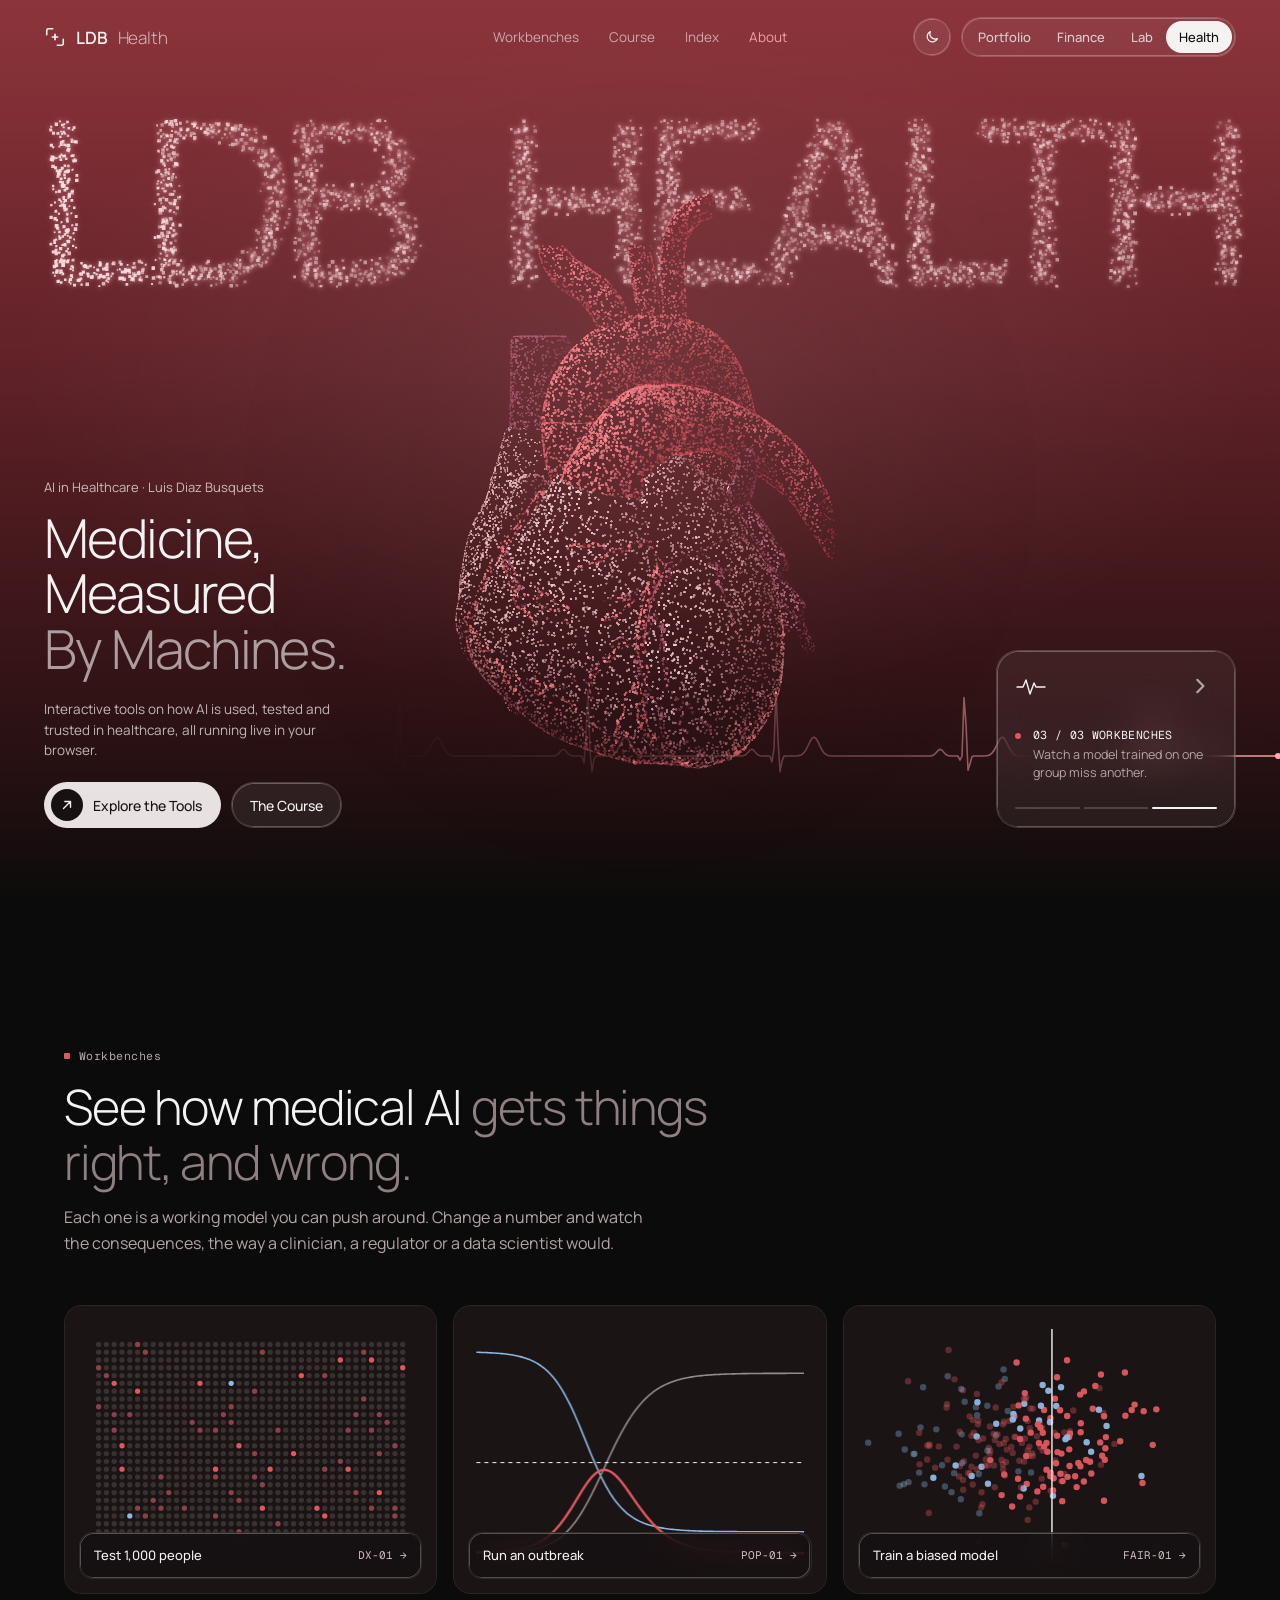
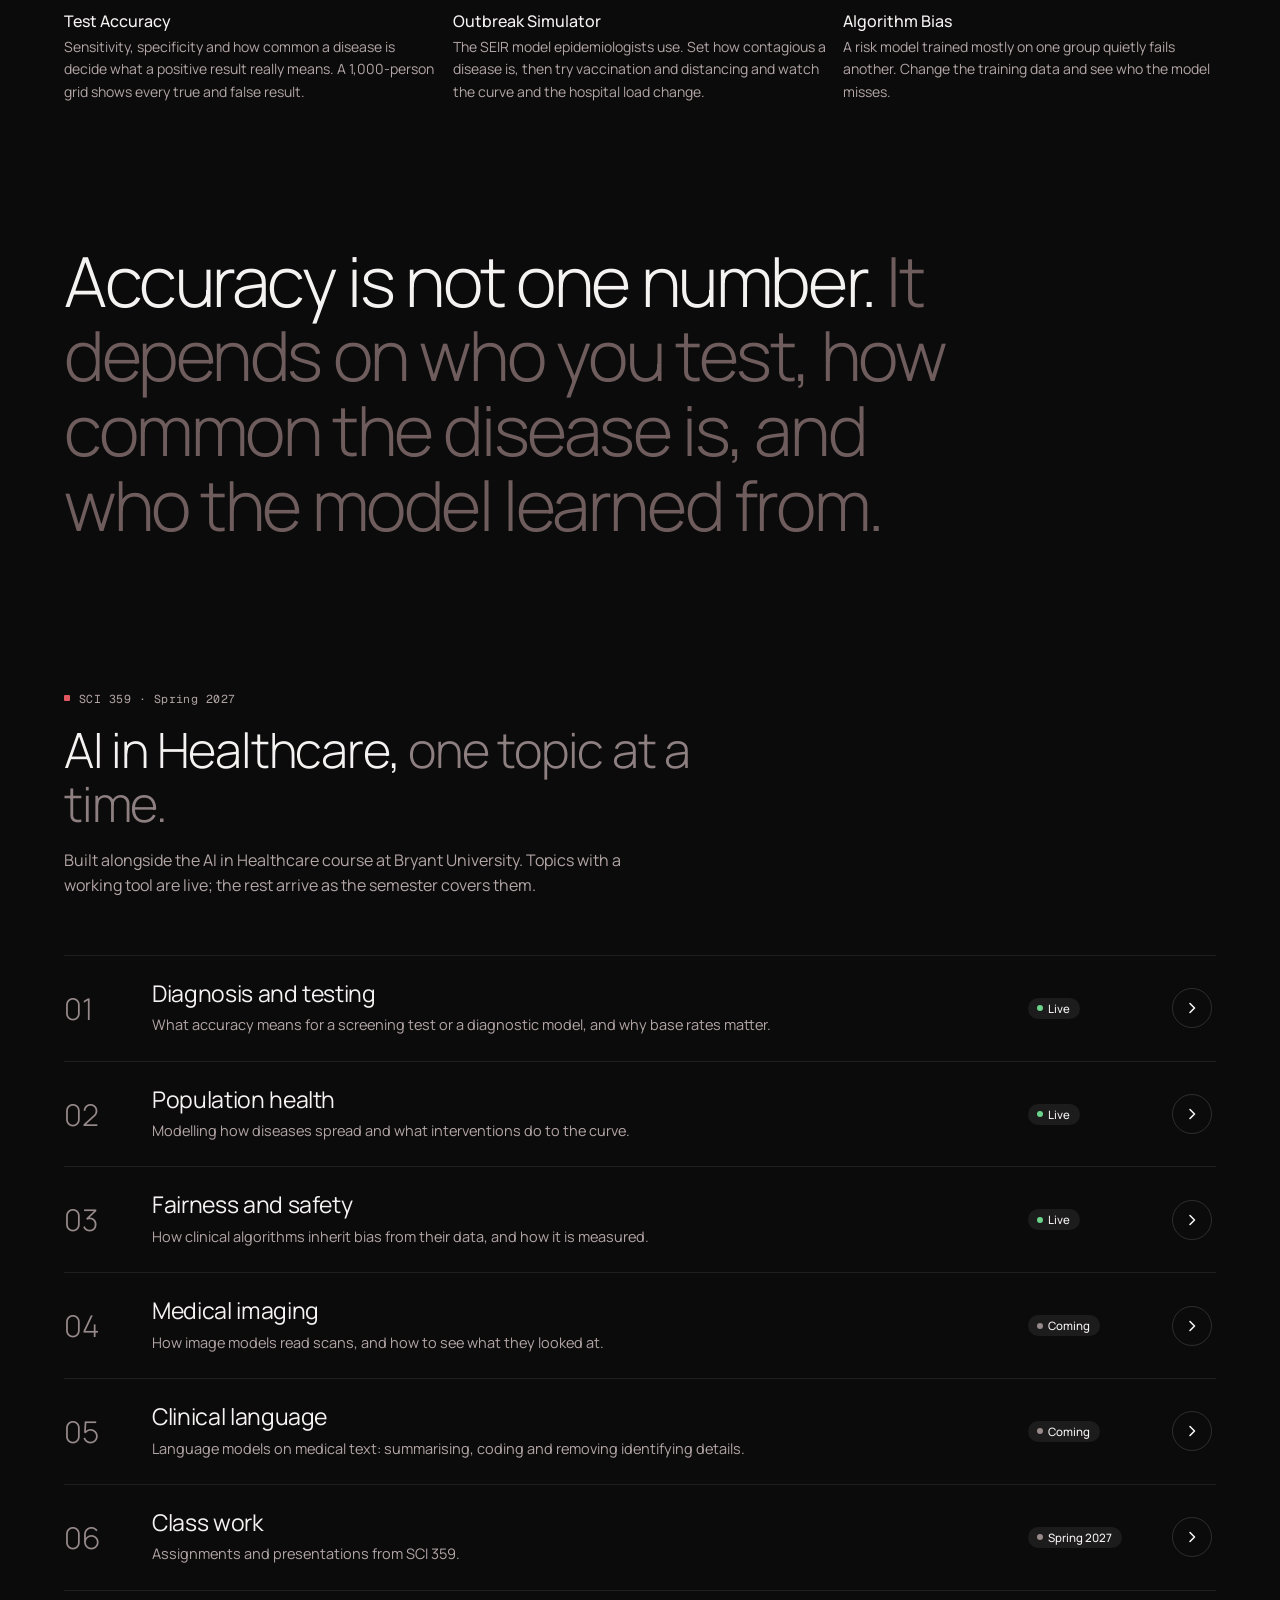
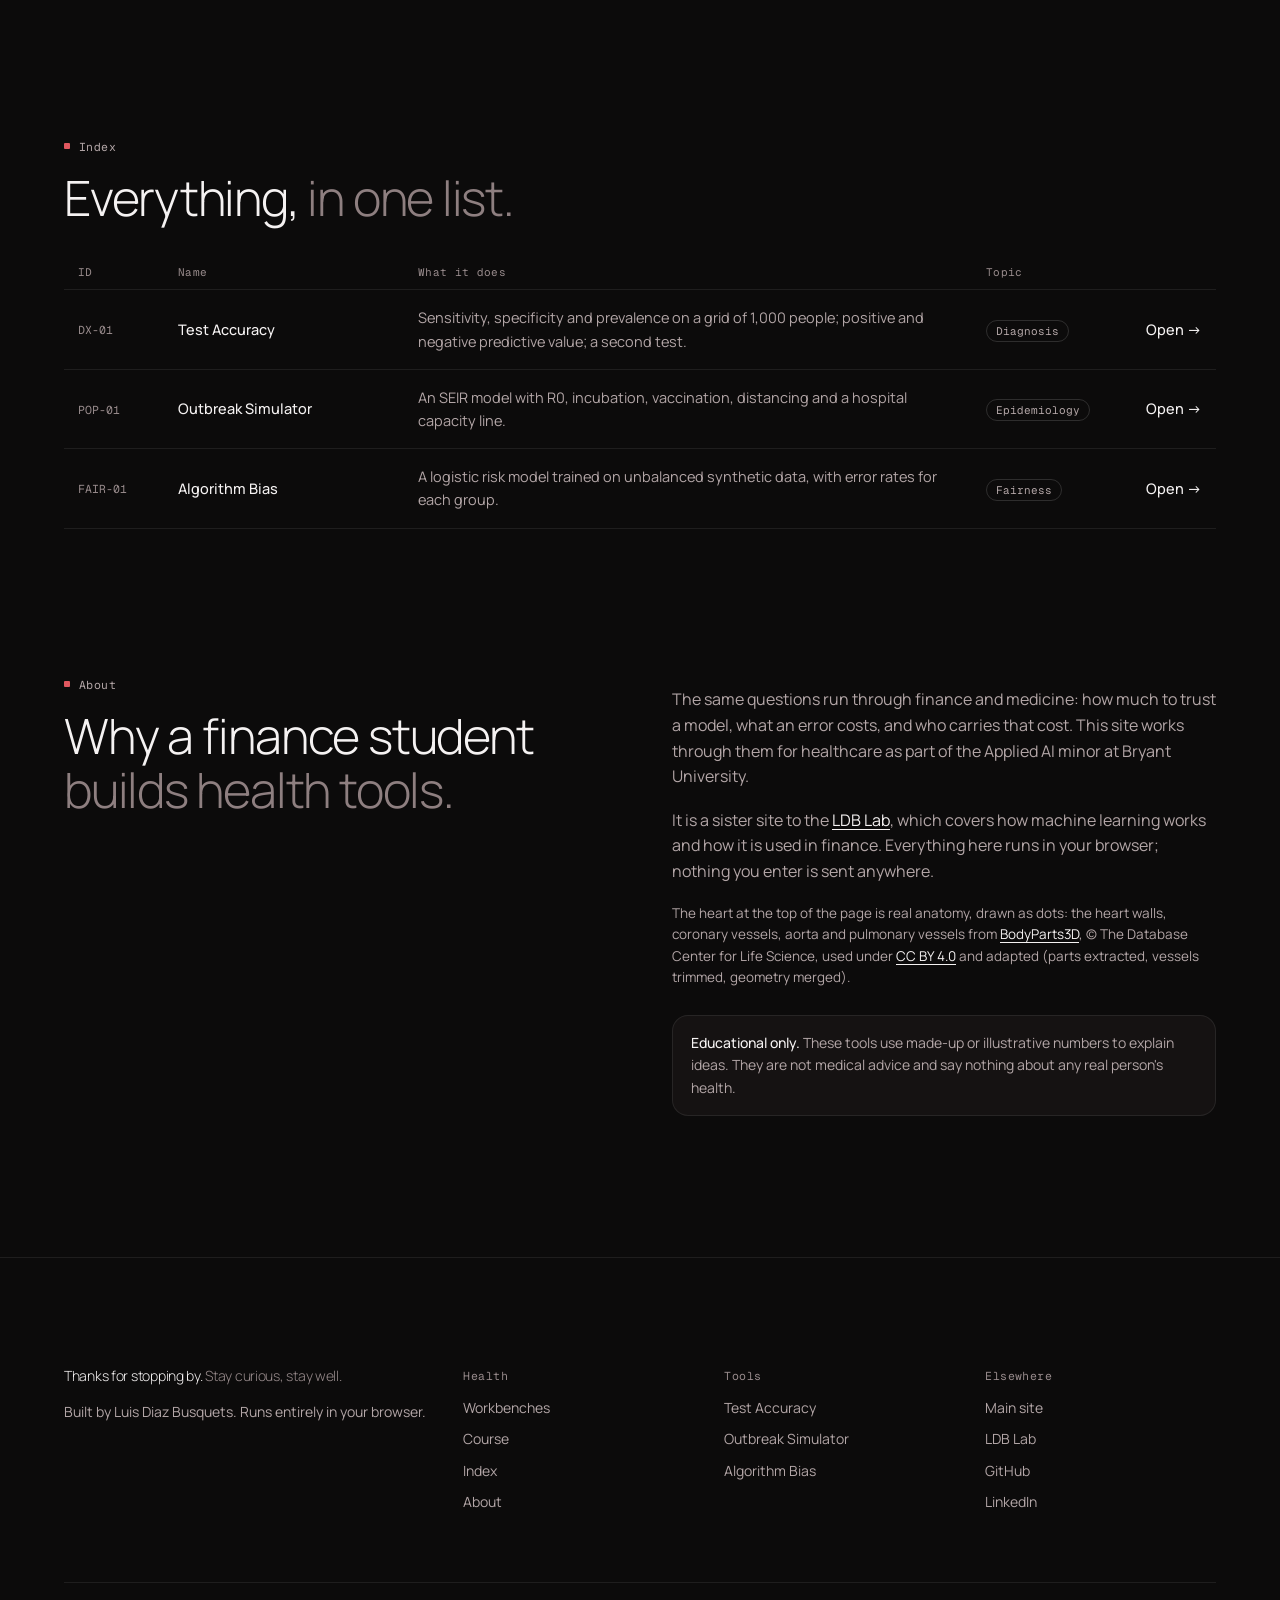
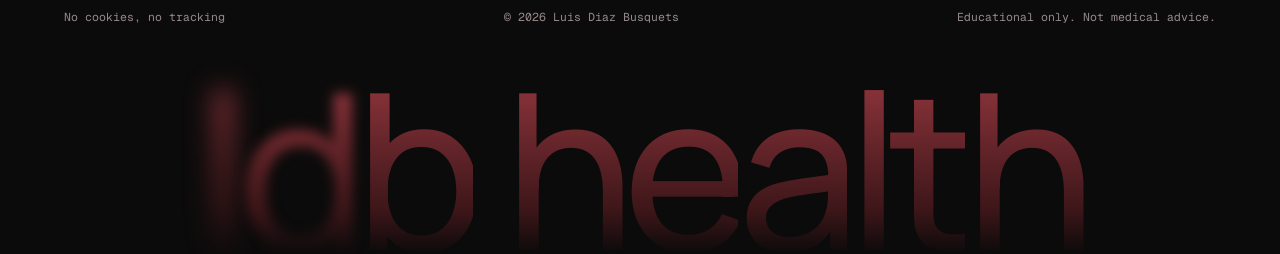
<file: index.html>
<!DOCTYPE html>
<html lang="en">
<head>
<meta charset="utf-8">
<meta name="viewport" content="width=device-width, initial-scale=1">
<title>Health | Luis Diaz Busquets</title>
<meta name="description" content="Interactive tools on how AI is used, tested and trusted in healthcare, built by Luis Diaz Busquets. Everything runs in your browser.">
<meta property="og:type" content="website">
<meta property="og:site_name" content="LDB Health">
<meta property="og:title" content="Health | Luis Diaz Busquets">
<meta property="og:description" content="Interactive tools on how AI is used, tested and trusted in healthcare. Everything runs in your browser.">
<meta property="og:url" content="https://ldiazbusquets.github.io/health/">
<meta property="og:image" content="https://ldiazbusquets.github.io/health/og.jpg">
<meta property="og:image:width" content="1200">
<meta property="og:image:height" content="630">
<meta name="twitter:card" content="summary_large_image">
<meta name="theme-color" content="#8C343B">
<script src="assets/theme.js?v=806153"></script>
<link rel="icon" href="favicon.svg" type="image/svg+xml">
<link rel="icon" href="favicon-32.png" type="image/png" sizes="32x32">
<link rel="apple-touch-icon" href="apple-touch-icon.png">
<link rel="manifest" href="manifest.webmanifest">
<link rel="preconnect" href="https://fonts.googleapis.com">
<link rel="preconnect" href="https://fonts.gstatic.com" crossorigin>
<link href="https://fonts.googleapis.com/css2?family=Manrope:wght@300;400;500;600&family=Geist+Mono:wght@400;500&display=swap" rel="stylesheet">
<link rel="stylesheet" href="assets/health.css?v=806153">
<link rel="stylesheet" href="assets/ldb-glass.css">
</head>
<body>

<header class="top"><div class="w">
  <a class="logo" href="#top" aria-label="LDB Health, back to top"><svg viewBox="0 0 24 24" width="22" height="22" aria-hidden="true"><path d="M3 9.5V4.8A1.8 1.8 0 0 1 4.8 3h4.7M14.5 21h4.7a1.8 1.8 0 0 0 1.8-1.8v-4.7" fill="none" stroke="currentColor" stroke-width="1.7" stroke-linecap="round"/><path d="M12 9.2v5.6M9.2 12h5.6" stroke="currentColor" stroke-width="1.9" stroke-linecap="round"/></svg> LDB <span>Health</span></a>
  <nav class="nav" id="nav" aria-label="Sections">
    <a href="#tools">Workbenches</a>
    <a href="#course">Course</a>
    <a href="#index">Index</a>
    <a href="#about">About</a>
    <div class="msites"><a href="/">Portfolio</a><a href="/lab/">Lab</a><b aria-current="page">Health</b></div>
  </nav>
  <div class="hr">
    <button class="tbtn" type="button" id="themeBtn" aria-label="Switch between light and dark"><svg class="moon" viewBox="0 0 24 24" fill="none" stroke="currentColor" stroke-width="1.8" stroke-linecap="round" stroke-linejoin="round" aria-hidden="true"><path d="M20 14.5A8 8 0 0 1 9.5 4a8 8 0 1 0 10.5 10.5z"/></svg><svg class="sun" viewBox="0 0 24 24" fill="none" stroke="currentColor" stroke-width="1.8" stroke-linecap="round" aria-hidden="true"><circle cx="12" cy="12" r="4.2"/><path d="M12 2.5v2M12 19.5v2M2.5 12h2M19.5 12h2M5.3 5.3l1.4 1.4M17.3 17.3l1.4 1.4M5.3 18.7l1.4-1.4M17.3 6.7l1.4-1.4"/></svg></button>
    <span class="sites" role="navigation" aria-label="Luis Diaz Busquets sites"><a href="/">Portfolio</a><a class="opt" href="/finance/">Finance</a><a href="/lab/">Lab</a><b aria-current="page">Health</b></span>
    <button class="pill gl sm menu" type="button" id="menuBtn" aria-expanded="false" aria-controls="nav">Menu</button>
  </div>
</div></header>

<main>
<section class="hero" id="top" aria-label="Introduction">
  <div class="hstage" role="img" aria-label="A beating anatomical heart: the ventricles, atria, aorta, pulmonary trunk and coronary vessels"><canvas id="wordmark" aria-hidden="true"></canvas><canvas id="heart" aria-hidden="true"></canvas><canvas id="heart3d" data-src="assets/model/heart.bin.gz" aria-hidden="true"></canvas></div>
  <div class="hcopy">
    <p class="k">AI in Healthcare · Luis Diaz Busquets</p>
    <h1><span>Medicine,</span><span>Measured</span><span>By Machines.</span></h1>
    <p>Interactive tools on how AI is used, tested and trusted in healthcare, all running live in your browser.</p>
    <div class="cta"><a class="pill lt" href="#tools"><span class="ic"><svg width="14" height="14" viewBox="0 0 16 16" aria-hidden="true"><path d="M4 12 12 4M5.5 4H12v6.5" fill="none" stroke="currentColor" stroke-width="1.6" stroke-linecap="round" stroke-linejoin="round"/></svg></span>Explore the Tools</a><a class="pill gl" href="#course">The Course</a></div>
  </div>
  <div class="scard" aria-live="polite">
    <div class="tp"><svg viewBox="0 0 32 32" fill="none" stroke="currentColor" stroke-width="1.4" aria-hidden="true"><path d="M2 17h6l3-7 4 14 4-11 2 4h9" stroke-linecap="round" stroke-linejoin="round"/></svg><button class="nx" type="button" id="nx" aria-label="Next"><svg width="16" height="16" viewBox="0 0 16 16" aria-hidden="true"><path d="M6 3.5 10.5 8 6 12.5" fill="none" stroke="currentColor" stroke-width="1.6" stroke-linecap="round" stroke-linejoin="round"/></svg></button></div>
    <a class="it" id="it" href="tests.html"><i></i><div><b id="itb">01 / 03 Workbenches</b><span id="its">Why a 99% accurate test can still be wrong most of the time.</span></div></a>
    <div class="bar" id="bar"><i class="on"></i><i></i><i></i></div>
  </div>
</section>

<section class="s" id="tools" aria-label="Workbenches"><div class="w">
  <div class="shead rv"><div><span class="lbl">Workbenches</span><h2 class="h">See how medical AI <em>gets things right, and wrong.</em></h2><p class="lead">Each one is a working model you can push around. Change a number and watch the consequences, the way a clinician, a regulator or a data scientist would.</p></div></div>
  <div class="feat rv">
    <a class="fc" href="tests.html"><div class="im"><canvas data-prev="tests"></canvas><div class="gl"><b>Test 1,000 people</b><span>DX-01 &rarr;</span></div></div><h3>Test Accuracy</h3><p>Sensitivity, specificity and how common a disease is decide what a positive result really means. A 1,000-person grid shows every true and false result.</p></a>
    <a class="fc" href="outbreak.html"><div class="im"><canvas data-prev="outbreak"></canvas><div class="gl"><b>Run an outbreak</b><span>POP-01 &rarr;</span></div></div><h3>Outbreak Simulator</h3><p>The SEIR model epidemiologists use. Set how contagious a disease is, then try vaccination and distancing and watch the curve and the hospital load change.</p></a>
    <a class="fc" href="bias.html"><div class="im"><canvas data-prev="bias"></canvas><div class="gl"><b>Train a biased model</b><span>FAIR-01 &rarr;</span></div></div><h3>Algorithm Bias</h3><p>A risk model trained mostly on one group quietly fails another. Change the training data and see who the model misses.</p></a>
  </div>
</div></section>

<section class="s" aria-label="Statement"><div class="w rv">
  <p class="stmt">Accuracy is not one number. <span>It depends on who you test, how common the disease is, and who the model learned from.</span></p>
</div></section>

<section class="s" id="course" aria-label="The course"><div class="w">
  <div class="shead rv"><div><span class="lbl">SCI 359 · Spring 2027</span><h2 class="h">AI in Healthcare, <em>one topic at a time.</em></h2><p class="lead">Built alongside the AI in Healthcare course at Bryant University. Topics with a working tool are live; the rest arrive as the semester covers them.</p></div></div>
  <div class="rows rv" id="rows">
    <div class="rw"><button class="rh" type="button" aria-expanded="false"><span class="n">01</span><span><span class="ht">Diagnosis and testing</span><span class="pd">What accuracy means for a screening test or a diagnostic model, and why base rates matter.</span></span><span class="st">Live</span><span class="ar"><svg width="16" height="16" viewBox="0 0 16 16" aria-hidden="true"><path d="M6 3.5 10.5 8 6 12.5" fill="none" stroke="currentColor" stroke-width="1.6" stroke-linecap="round" stroke-linejoin="round"/></svg></span></button>
      <div class="mods"><div><ul><li><a href="tests.html"><span class="id">DX-01</span><span class="t">Test Accuracy</span><span class="d">Sensitivity, specificity, prevalence, and the positive predictive value they produce.</span><span class="o">Open &rarr;</span></a></li></ul></div></div></div>
    <div class="rw"><button class="rh" type="button" aria-expanded="false"><span class="n">02</span><span><span class="ht">Population health</span><span class="pd">Modelling how diseases spread and what interventions do to the curve.</span></span><span class="st">Live</span><span class="ar"><svg width="16" height="16" viewBox="0 0 16 16" aria-hidden="true"><path d="M6 3.5 10.5 8 6 12.5" fill="none" stroke="currentColor" stroke-width="1.6" stroke-linecap="round" stroke-linejoin="round"/></svg></span></button>
      <div class="mods"><div><ul><li><a href="outbreak.html"><span class="id">POP-01</span><span class="t">Outbreak Simulator</span><span class="d">SEIR compartments, R0, vaccination, distancing and hospital capacity.</span><span class="o">Open &rarr;</span></a></li></ul></div></div></div>
    <div class="rw"><button class="rh" type="button" aria-expanded="false"><span class="n">03</span><span><span class="ht">Fairness and safety</span><span class="pd">How clinical algorithms inherit bias from their data, and how it is measured.</span></span><span class="st">Live</span><span class="ar"><svg width="16" height="16" viewBox="0 0 16 16" aria-hidden="true"><path d="M6 3.5 10.5 8 6 12.5" fill="none" stroke="currentColor" stroke-width="1.6" stroke-linecap="round" stroke-linejoin="round"/></svg></span></button>
      <div class="mods"><div><ul><li><a href="bias.html"><span class="id">FAIR-01</span><span class="t">Algorithm Bias</span><span class="d">Group-by-group error rates of a risk model as its training data changes.</span><span class="o">Open &rarr;</span></a></li></ul></div></div></div>
    <div class="rw"><button class="rh" type="button" aria-expanded="false"><span class="n">04</span><span><span class="ht">Medical imaging</span><span class="pd">How image models read scans, and how to see what they looked at.</span></span><span class="st soon">Coming</span><span class="ar"><svg width="16" height="16" viewBox="0 0 16 16" aria-hidden="true"><path d="M6 3.5 10.5 8 6 12.5" fill="none" stroke="currentColor" stroke-width="1.6" stroke-linecap="round" stroke-linejoin="round"/></svg></span></button>
      <div class="mods"><div><ul><li><div><span class="id">IMG-01</span><span class="t">How AI Reads a Scan</span><span class="d">A small image model on a public research dataset, with a map of the pixels it relied on.</span><span class="o soon">Coming</span></div></li></ul></div></div></div>
    <div class="rw"><button class="rh" type="button" aria-expanded="false"><span class="n">05</span><span><span class="ht">Clinical language</span><span class="pd">Language models on medical text: summarising, coding and removing identifying details.</span></span><span class="st soon">Coming</span><span class="ar"><svg width="16" height="16" viewBox="0 0 16 16" aria-hidden="true"><path d="M6 3.5 10.5 8 6 12.5" fill="none" stroke="currentColor" stroke-width="1.6" stroke-linecap="round" stroke-linejoin="round"/></svg></span></button>
      <div class="mods"><div><ul><li><div><span class="id">NLP-01</span><span class="t">De-identification</span><span class="d">Find and mask names, dates and numbers in a made-up clinical note.</span><span class="o soon">Coming</span></div></li></ul></div></div></div>
    <div class="rw"><button class="rh" type="button" aria-expanded="false"><span class="n">06</span><span><span class="ht">Class work</span><span class="pd">Assignments and presentations from SCI 359.</span></span><span class="st soon">Spring 2027</span><span class="ar"><svg width="16" height="16" viewBox="0 0 16 16" aria-hidden="true"><path d="M6 3.5 10.5 8 6 12.5" fill="none" stroke="currentColor" stroke-width="1.6" stroke-linecap="round" stroke-linejoin="round"/></svg></span></button>
      <div class="mods"><div><ul><li><div><span class="id">SCI 359</span><span class="t">Projects</span><span class="d">Added as the course goes.</span><span class="o soon">Spring 2027</span></div></li></ul></div></div></div>
  </div>
</div></section>

<section class="s" id="index" aria-label="Index"><div class="w">
  <div class="shead rv"><div><span class="lbl">Index</span><h2 class="h">Everything, <em>in one list.</em></h2></div></div>
  <table class="cat rv"><thead><tr><th class="id">ID</th><th>Name</th><th>What it does</th><th class="m">Topic</th><th></th></tr></thead><tbody>
    <tr class="row" data-href="tests.html"><td class="id">DX-01</td><td class="t"><a href="tests.html">Test Accuracy</a></td><td class="d">Sensitivity, specificity and prevalence on a grid of 1,000 people; positive and negative predictive value; a second test.</td><td class="m"><span class="tag">Diagnosis</span></td><td class="go">Open &rarr;</td></tr>
    <tr class="row" data-href="outbreak.html"><td class="id">POP-01</td><td class="t"><a href="outbreak.html">Outbreak Simulator</a></td><td class="d">An SEIR model with R0, incubation, vaccination, distancing and a hospital capacity line.</td><td class="m"><span class="tag">Epidemiology</span></td><td class="go">Open &rarr;</td></tr>
    <tr class="row" data-href="bias.html"><td class="id">FAIR-01</td><td class="t"><a href="bias.html">Algorithm Bias</a></td><td class="d">A logistic risk model trained on unbalanced synthetic data, with error rates for each group.</td><td class="m"><span class="tag">Fairness</span></td><td class="go">Open &rarr;</td></tr>
  </tbody></table>
</div></section>

<section class="s" id="about" aria-label="About"><div class="w two rv">
  <div><span class="lbl">About</span><h2 class="h">Why a finance student <em>builds health tools.</em></h2></div>
  <div>
    <p>The same questions run through finance and medicine: how much to trust a model, what an error costs, and who carries that cost. This site works through them for healthcare as part of the Applied AI minor at Bryant University.</p>
    <p>It is a sister site to the <a href="/lab/" style="color:var(--ink);text-decoration:underline;text-underline-offset:3px">LDB Lab</a>, which covers how machine learning works and how it is used in finance. Everything here runs in your browser; nothing you enter is sent anywhere.</p>
    <p style="font-size:13.5px">The heart at the top of the page is real anatomy, drawn as dots: the heart walls, coronary vessels, aorta and pulmonary vessels from <a href="https://dbarchive.biosciencedbc.jp/en/bodyparts3d/" rel="noopener" style="color:var(--ink);text-decoration:underline;text-underline-offset:3px">BodyParts3D</a>, © The Database Center for Life Science, used under <a href="https://creativecommons.org/licenses/by/4.0/" rel="noopener" style="color:var(--ink);text-decoration:underline;text-underline-offset:3px">CC BY 4.0</a> and adapted (parts extracted, vessels trimmed, geometry merged).</p>
    <div class="note"><b>Educational only.</b> These tools use made-up or illustrative numbers to explain ideas. They are not medical advice and say nothing about any real person's health.</div>
  </div>
</div></section>
</main>

<footer><div class="w">
  <div class="fgrid">
    <div><p class="big4">Thanks for stopping by. <em>Stay curious, stay well.</em></p><p style="margin-top:16px">Built by Luis Diaz Busquets. Runs entirely in your browser.</p></div>
    <div><h5>Health</h5><p><a href="#tools">Workbenches</a></p><p><a href="#course">Course</a></p><p><a href="#index">Index</a></p><p><a href="#about">About</a></p></div>
    <div><h5>Tools</h5><p><a href="tests.html">Test Accuracy</a></p><p><a href="outbreak.html">Outbreak Simulator</a></p><p><a href="bias.html">Algorithm Bias</a></p></div>
    <div><h5>Elsewhere</h5><p><a href="/">Main site</a></p><p><a href="/lab/">LDB Lab</a></p><p><a href="https://github.com/ldiazbusquets" rel="noopener">GitHub</a></p><p><a href="https://www.linkedin.com/in/luis-diaz-busquets" rel="noopener">LinkedIn</a></p></div>
  </div>
  <div class="fbar"><span>No cookies, no tracking</span><span>&copy; <span id="yr"></span> Luis Diaz Busquets</span><span>Educational only. Not medical advice.</span></div>
</div>
<div class="wm" id="wm" aria-hidden="true"><span>l</span><span>d</span><span>b</span><span>&nbsp;</span><span>h</span><span>e</span><span>a</span><span>l</span><span>t</span><span>h</span></div>
</footer>

<script src="assets/site.js?v=806153"></script>
<script src="assets/heart3d.js?v=806153"></script>
<script src="assets/wordmark.js?v=806153"></script>
<script src="assets/heart.js?v=806153"></script>
<script>
(function () {
  // hero card: cycles through the workbenches
  var items = [['01 / 03 Workbenches', 'Why a 99% accurate test can still be wrong most of the time.', 'tests.html'],
               ['02 / 03 Workbenches', 'Flatten an outbreak curve under the hospital line.', 'outbreak.html'],
               ['03 / 03 Workbenches', 'Watch a model trained on one group miss another.', 'bias.html']], k = 0, timer;
  function show(i) { k = i; document.getElementById('itb').textContent = items[i][0]; document.getElementById('its').textContent = items[i][1]; document.getElementById('it').href = items[i][2];
    document.querySelectorAll('#bar i').forEach(function (b, j) { b.classList.toggle('on', j === i); }); }
  function auto() { clearInterval(timer); timer = setInterval(function () { show((k + 1) % items.length); }, 5000); }
  document.getElementById('nx').onclick = function () { show((k + 1) % items.length); auto(); }; auto();

  // course rows open and close
  document.querySelectorAll('.rh').forEach(function (b) { b.onclick = function () { var r = b.parentElement, o = r.classList.toggle('open'); b.setAttribute('aria-expanded', o); }; });
  // index rows are clickable
  document.querySelectorAll('tr.row').forEach(function (r) { r.onclick = function (e) { if (!e.target.closest('a')) location.href = r.dataset.href; }; });

  // live previews on the workbench cards
  function prev() {
    var C = window.ldbColors();
    document.querySelectorAll('canvas[data-prev]').forEach(function (cv) {
      var r = cv.getBoundingClientRect(), d = Math.min(2, devicePixelRatio || 1), W = r.width, H = r.height; if (!W) return;
      cv.width = W * d; cv.height = H * d; var c = cv.getContext('2d'); c.setTransform(d, 0, 0, d, 0, 0);
      c.fillStyle = C.lt ? '#F3E9E9' : '#1A1415'; c.fillRect(0, 0, W, H);
      var kind = cv.dataset.prev;
      if (kind === 'tests') {   // 1,000 people: prevalence 2%, sensitivity 90%, specificity 95%
        var cols = 40, rows = 25, gx = W * 0.84 / cols, ox = (W - gx * cols) / 2, oy = H * 0.12;
        var cells = []; for (var i = 0; i < 18; i++) cells.push('tp'); cells.push('fn', 'fn'); for (i = 0; i < 49; i++) cells.push('fp'); while (cells.length < 1000) cells.push('tn');
        var seed = 7; function rnd() { seed = (seed * 9301 + 49297) % 233280; return seed / 233280; }
        for (i = cells.length - 1; i > 0; i--) { var j = Math.floor(rnd() * (i + 1)), t = cells[i]; cells[i] = cells[j]; cells[j] = t; }
        var col = { tp: C.acc2, fn: C.blue, fp: C.lt ? '#E3A9AD' : '#8A4248', tn: C.lt ? '#DCCFD0' : '#3A3031' };
        cells.forEach(function (k2, n) { c.fillStyle = col[k2]; c.beginPath(); c.arc(ox + (n % cols + .5) * gx, oy + (Math.floor(n / cols) + .5) * gx, gx * 0.34, 0, 7); c.fill(); });
      } else if (kind === 'outbreak') {   // a quick SEIR run
        var N = 1, S = .999, E = 0, I = .001, R = 0, b = 2.5 / 7, s2 = 1 / 5, g2 = 1 / 7, pts = [];
        for (var day = 0; day < 180; day++) { for (var h = 0; h < 4; h++) { var dt = .25, inf = b * S * I; S -= inf * dt; E += (inf - s2 * E) * dt; I += (s2 * E - g2 * I) * dt; R += g2 * I * dt; } pts.push([S, I, R]); }
        var X = function (i2) { return W * 0.06 + i2 / 179 * W * 0.88; }, Y = function (v) { return H * 0.86 - v * H * 0.7; };
        [[0, C.blue], [2, C.t3], [1, C.acc2]].forEach(function (q) { c.strokeStyle = q[1]; c.lineWidth = q[0] === 1 ? 2.4 : 1.6; c.beginPath(); pts.forEach(function (p, i2) { var y = Y(q[0] === 1 ? p[1] * 3 : p[q[0]]); if (i2) c.lineTo(X(i2), y); else c.moveTo(X(i2), y); }); c.stroke(); });
        c.setLineDash([4, 4]); c.strokeStyle = C.ink; c.lineWidth = 1; c.beginPath(); c.moveTo(W * .06, Y(.45)); c.lineTo(W * .94, Y(.45)); c.stroke(); c.setLineDash([]);
      } else {   // two groups, one threshold
        var sd = 3; function rn() { sd = (sd * 16807) % 2147483647; return sd / 2147483647; } function gauss() { return Math.sqrt(-2 * Math.log(rn() + 1e-9)) * Math.cos(6.283 * rn()); }
        for (var n2 = 0; n2 < 260; n2++) { var grpB = n2 % 4 === 0, sick = rn() < .4, x = (sick ? .62 : .38) + gauss() * .12 - (grpB ? .12 : 0), y = .5 + gauss() * .17;
          c.fillStyle = grpB ? C.blue : C.acc2; c.globalAlpha = sick ? .95 : .35; c.beginPath(); c.arc(W * (.08 + x * .84), H * (.12 + y * .72), 3.2, 0, 7); c.fill(); }
        c.globalAlpha = 1; c.strokeStyle = C.ink; c.lineWidth = 1.4; c.beginPath(); c.moveTo(W * .56, H * .08); c.lineTo(W * .56, H * .88); c.stroke();
      }
    });
  }
  addEventListener('load', prev); addEventListener('resize', function () { clearTimeout(prev.t); prev.t = setTimeout(prev, 150); }); addEventListener('themechange', prev);
})();
</script>
<script src="assets/ldb-glass.js?v=2"></script>
<script>LDBGlass.glassifyAll(".pill.gl, .sites, .tbtn, .scard, .fc .gl", { refract: false });</script>
</body>
</html>
</file>
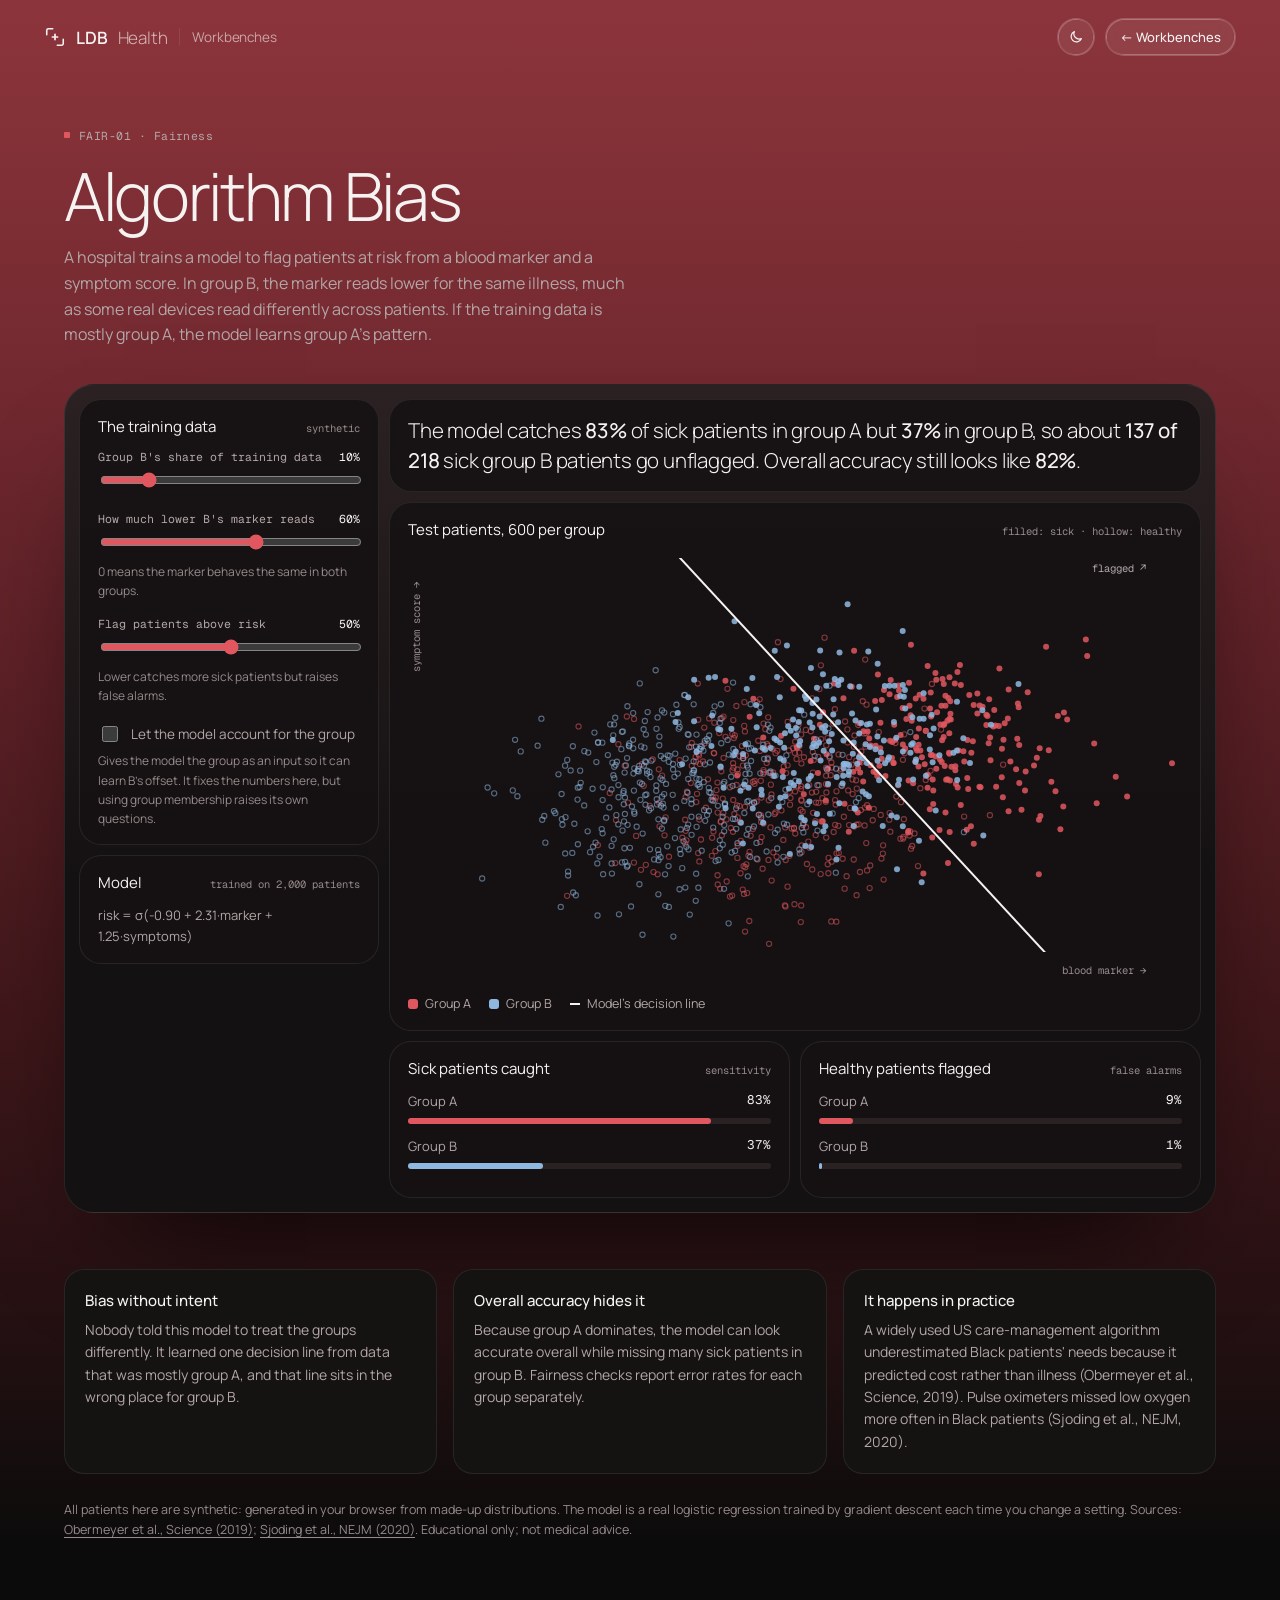
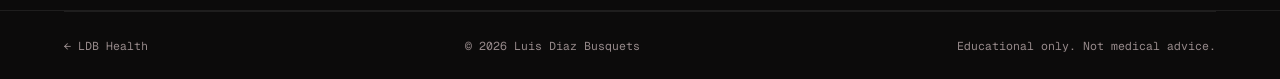
<file: bias.html>
<!DOCTYPE html>
<html lang="en">
<head>
<meta charset="utf-8">
<meta name="viewport" content="width=device-width, initial-scale=1">
<title>Algorithm Bias | LDB Health</title>
<meta name="description" content="Train a clinical risk model on unbalanced data and see which group it fails. Synthetic data, real logistic regression, in your browser.">
<meta property="og:title" content="Algorithm Bias | LDB Health">
<meta property="og:description" content="A risk model trained mostly on one group quietly fails another. Change the training data and see who the model misses.">
<meta property="og:image" content="https://ldiazbusquets.github.io/health/og.jpg">
<meta name="twitter:card" content="summary_large_image">
<meta name="theme-color" content="#8C343B">
<script src="assets/theme.js?v=806153"></script>
<link rel="icon" href="favicon.svg" type="image/svg+xml">
<link rel="icon" href="favicon-32.png" type="image/png" sizes="32x32">
<link rel="apple-touch-icon" href="apple-touch-icon.png">
<link rel="preconnect" href="https://fonts.googleapis.com">
<link rel="preconnect" href="https://fonts.gstatic.com" crossorigin>
<link href="https://fonts.googleapis.com/css2?family=Manrope:wght@300;400;500;600&family=Geist+Mono:wght@400;500&display=swap" rel="stylesheet">
<link rel="stylesheet" href="assets/health.css?v=806153">
<link rel="stylesheet" href="assets/ldb-glass.css">
<style>
  #plot { height: clamp(320px, 34vw, 430px); }
  .bars .br { margin: 12px 0; }
  .bars .br div { display: flex; justify-content: space-between; font-size: 13px; color: var(--t2); margin-bottom: 6px; }
  .bars .br div b { font: 400 12.5px var(--mono); color: var(--ink); }
  .bars .br i { display: block; height: 6px; border-radius: 3px; transition: width .6s cubic-bezier(.2,.7,.2,1); }
  .bars .track { background: var(--s3); border-radius: 3px; }
  .two-b { display: grid; grid-template-columns: 1fr 1fr; gap: 10px; }
  @media (max-width: 700px) { .two-b { grid-template-columns: minmax(0, 1fr); } }
  .toggle { display: flex; align-items: center; gap: 10px; margin-top: 18px; font-size: 13.5px; color: var(--t2); cursor: pointer; }
  .toggle input { accent-color: var(--acc2); width: 16px; height: 16px; }
</style>
</head>
<body>
<header class="top"><div class="w">
  <a class="logo" href="./" aria-label="LDB Health home"><svg viewBox="0 0 24 24" width="22" height="22" aria-hidden="true"><path d="M3 9.5V4.8A1.8 1.8 0 0 1 4.8 3h4.7M14.5 21h4.7a1.8 1.8 0 0 0 1.8-1.8v-4.7" fill="none" stroke="currentColor" stroke-width="1.7" stroke-linecap="round"/><path d="M12 9.2v5.6M9.2 12h5.6" stroke="currentColor" stroke-width="1.9" stroke-linecap="round"/></svg> LDB <span>Health</span><span class="crumb">Workbenches</span></a>
  <span></span>
  <div class="hr">
    <button class="tbtn" type="button" id="themeBtn" aria-label="Switch between light and dark"><svg class="moon" viewBox="0 0 24 24" fill="none" stroke="currentColor" stroke-width="1.8" stroke-linecap="round" stroke-linejoin="round" aria-hidden="true"><path d="M20 14.5A8 8 0 0 1 9.5 4a8 8 0 1 0 10.5 10.5z"/></svg><svg class="sun" viewBox="0 0 24 24" fill="none" stroke="currentColor" stroke-width="1.8" stroke-linecap="round" aria-hidden="true"><circle cx="12" cy="12" r="4.2"/><path d="M12 2.5v2M12 19.5v2M2.5 12h2M19.5 12h2M5.3 5.3l1.4 1.4M17.3 17.3l1.4 1.4M5.3 18.7l1.4-1.4M17.3 6.7l1.4-1.4"/></svg></button>
    <a class="pill gl sm" href="./#tools">&larr; Workbenches</a>
  </div>
</div></header>

<main>
<section class="page-top"><div class="w">
  <span class="lbl">FAIR-01 · Fairness</span>
  <h1>Algorithm Bias</h1>
  <p class="lead">A hospital trains a model to flag patients at risk from a blood marker and a symptom score. In group B, the marker reads lower for the same illness, much as some real devices read differently across patients. If the training data is mostly group A, the model learns group A's pattern.</p>

  <div class="dash">
    <div class="dgrid">
      <div class="side">
        <div class="panel ctl">
          <h4>The training data <span>synthetic</span></h4>
          <label for="share">Group B's share of training data <b id="shareV"></b></label>
          <input type="range" id="share" min="2" max="50" step="1">
          <label for="shift">How much lower B's marker reads <b id="shiftV"></b></label>
          <input type="range" id="shift" min="0" max="100" step="1">
          <p class="hint">0 means the marker behaves the same in both groups.</p>
          <label for="thr">Flag patients above risk <b id="thrV"></b></label>
          <input type="range" id="thr" min="5" max="95" step="1">
          <p class="hint">Lower catches more sick patients but raises false alarms.</p>
          <label class="toggle"><input type="checkbox" id="fix"> Let the model account for the group</label>
          <p class="hint">Gives the model the group as an input so it can learn B's offset. It fixes the numbers here, but using group membership raises its own questions.</p>
        </div>
        <div class="panel">
          <h4>Model <span id="trainNote"></span></h4>
          <p class="nt" style="margin:0;color:var(--t2);font-size:13px" id="eq"></p>
        </div>
      </div>
      <div class="side">
        <div class="panel"><p class="say" id="say"></p></div>
        <div class="panel">
          <h4>Test patients, 600 per group <span>filled: sick · hollow: healthy</span></h4>
          <canvas id="plot" class="cv" role="img" aria-label="Scatter of test patients with the model's decision line"></canvas>
          <div class="legend" id="legend"></div>
        </div>
        <div class="two-b">
          <div class="panel bars"><h4>Sick patients caught <span>sensitivity</span></h4><div id="sensBars"></div></div>
          <div class="panel bars"><h4>Healthy patients flagged <span>false alarms</span></h4><div id="fprBars"></div></div>
        </div>
      </div>
    </div>
  </div>

  <div class="explain">
    <div><h3>Bias without intent</h3><p>Nobody told this model to treat the groups differently. It learned one decision line from data that was mostly group A, and that line sits in the wrong place for group B.</p></div>
    <div><h3>Overall accuracy hides it</h3><p>Because group A dominates, the model can look accurate overall while missing many sick patients in group B. Fairness checks report error rates for each group separately.</p></div>
    <div><h3>It happens in practice</h3><p>A widely used US care-management algorithm underestimated Black patients' needs because it predicted cost rather than illness (Obermeyer et al., Science, 2019). Pulse oximeters missed low oxygen more often in Black patients (Sjoding et al., NEJM, 2020).</p></div>
  </div>
  <p class="src">All patients here are synthetic: generated in your browser from made-up distributions. The model is a real logistic regression trained by gradient descent each time you change a setting. Sources: <a href="https://www.science.org/doi/10.1126/science.aax2342" rel="noopener">Obermeyer et al., Science (2019)</a>; <a href="https://www.nejm.org/doi/full/10.1056/NEJMc2029240" rel="noopener">Sjoding et al., NEJM (2020)</a>. Educational only; not medical advice.</p>
</div></section>
</main>

<footer class="mini"><div class="w">
  <div class="fbar"><span><a href="./">&larr; LDB Health</a></span><span>&copy; <span id="yr"></span> Luis Diaz Busquets</span><span>Educational only. Not medical advice.</span></div>
</div></footer>

<script src="assets/site.js?v=806153"></script>
<script>
(function () {
  var $ = function (id) { return document.getElementById(id); };
  var st = { share: 10, shift: 60, thr: 50, fix: false };
  ['share', 'shift', 'thr'].forEach(function (k) { $(k).value = st[k]; $(k).oninput = function () { st[k] = +this.value; if (k !== 'thr') retrain(); draw(); }; });
  $('fix').onchange = function () { st.fix = this.checked; retrain(); draw(); };

  // seeded random numbers so the same settings always give the same patients
  function rng(seed) { var s = seed; return function () { s = (s * 16807) % 2147483647; return s / 2147483647; }; }
  function gauss(r) { return Math.sqrt(-2 * Math.log(r() + 1e-12)) * Math.cos(2 * Math.PI * r()); }
  // one patient: marker (x) and symptom score (y); sick raises both; group B's marker reads lower
  function patient(r, b, shift) {
    var sick = r() < 0.35;
    var x = (sick ? 1.0 : -0.6) + gauss(r) * 0.75 - (b ? shift : 0);
    var y = (sick ? 0.55 : -0.35) + gauss(r) * 0.9;
    return { x: x, y: y, b: b, sick: sick };
  }
  function makeSet(seed, nA, nB, shift) { var r = rng(seed), out = [], i; for (i = 0; i < nA; i++) out.push(patient(r, 0, shift)); for (i = 0; i < nB; i++) out.push(patient(r, 1, shift)); return out; }

  var w = [0, 0, 0, 0], train = [], test = [];
  function feats(p) { return [1, p.x, p.y, st.fix ? p.b : 0]; }
  function prob(p) { var f = feats(p), z = 0; for (var i = 0; i < 4; i++) z += w[i] * f[i]; return 1 / (1 + Math.exp(-z)); }
  function retrain() {
    var shift = st.shift / 100 * 1.8, n = 2000, nB = Math.round(n * st.share / 100);
    train = makeSet(101, n - nB, nB, shift); test = makeSet(202, 600, 600, shift);
    w = [0, 0, 0, 0];
    for (var it = 0; it < 400; it++) {   // full-batch gradient descent on log loss
      var g = [0, 0, 0, 0];
      for (var i = 0; i < train.length; i++) { var p = train[i], e = prob(p) - (p.sick ? 1 : 0), f = feats(p); for (var j = 0; j < 4; j++) g[j] += e * f[j]; }
      for (j = 0; j < 4; j++) w[j] -= 0.8 * g[j] / train.length;
    }
    $('trainNote').textContent = 'trained on ' + n.toLocaleString() + ' patients';
  }
  function rates(group) {
    var t = st.thr / 100, tp = 0, fn = 0, fp = 0, tn = 0;
    test.forEach(function (p) { if (p.b !== group) return; var flag = prob(p) >= t; if (p.sick) { if (flag) tp++; else fn++; } else { if (flag) fp++; else tn++; } });
    return { sens: tp / (tp + fn), fpr: fp / (fp + tn), acc: (tp + tn) / (tp + fn + fp + tn), fn: fn, sick: tp + fn };
  }
  function pct(x) { return Math.round(x * 100) + '%'; }
  function fit(cv) { var r = cv.getBoundingClientRect(), d = Math.min(2, devicePixelRatio || 1); cv.width = r.width * d; cv.height = r.height * d; var c = cv.getContext('2d'); c.setTransform(d, 0, 0, d, 0, 0); return { c: c, W: r.width, H: r.height }; }

  function draw() {
    var C = window.ldbColors(), A = rates(0), B = rates(1);
    $('shareV').textContent = st.share + '%'; $('shiftV').textContent = st.shift + '%'; $('thrV').textContent = st.thr + '%';
    var all = rates(0), overall = (A.acc + B.acc) / 2;
    var gap = A.sens - B.sens;
    $('say').innerHTML = 'The model catches <b>' + pct(A.sens) + '</b> of sick patients in group A but <b>' + pct(B.sens) + '</b> in group B' +
      (gap > 0.08 ? ', so about <b>' + B.fn + ' of ' + B.sick + '</b> sick group B patients go unflagged. Overall accuracy still looks like <b>' + pct(overall) + '</b>.' : gap < -0.08 ? '. Group B is now caught more often than group A.' : '. The two groups are treated about the same.');
    $('eq').textContent = 'risk = σ(' + w[0].toFixed(2) + ' + ' + w[1].toFixed(2) + '·marker + ' + w[2].toFixed(2) + '·symptoms' + (st.fix ? ' + ' + w[3].toFixed(2) + '·groupB' : '') + ')';
    var colA = C.acc2, colB = C.blue;
    function bars(id, key, good) {
      $(id).innerHTML = [['Group A', A[key], colA], ['Group B', B[key], colB]].map(function (q) {
        return '<div class="br"><div><span>' + q[0] + '</span><b>' + pct(q[1]) + '</b></div><div class="track"><i style="width:' + (q[1] * 100).toFixed(1) + '%;background:' + q[2] + '"></i></div></div>'; }).join('');
    }
    bars('sensBars', 'sens'); bars('fprBars', 'fpr');

    // scatter with the decision line(s): w0 + w1 x + w2 y (+ w3 b) = logit(threshold)
    var g = fit($('plot')), c = g.c, W = g.W, H = g.H, pad = 30;
    var xr = [-4.2, 3.4], yr = [-3.2, 3.6];
    var X = function (x) { return pad + (x - xr[0]) / (xr[1] - xr[0]) * (W - pad * 1.5); }, Y = function (y) { return H - pad - (y - yr[0]) / (yr[1] - yr[0]) * (H - pad * 1.6); };
    c.clearRect(0, 0, W, H);
    c.font = '10.5px "Geist Mono", monospace'; c.fillStyle = C.t3; c.fillText('blood marker →', W - 120, H - 8); c.save(); c.translate(12, pad + 90); c.rotate(-Math.PI / 2); c.fillText('symptom score →', 0, 0); c.restore();
    test.forEach(function (p) {
      var x = X(p.x), y = Y(p.y); if (x < pad - 4 || x > W || y < 0 || y > H - pad + 4) return;
      c.strokeStyle = p.b ? colB : colA; c.fillStyle = p.b ? colB : colA; c.globalAlpha = p.sick ? 0.85 : 0.55; c.lineWidth = 1.1;
      c.beginPath(); c.arc(x, y, p.sick ? 3 : 2.6, 0, 7); if (p.sick) c.fill(); else c.stroke();
    });
    c.globalAlpha = 1;
    c.save(); c.beginPath(); c.rect(pad - 6, 6, W - pad, H - pad - 6); c.clip();
    var L = Math.log(st.thr / (100 - st.thr));
    function line(bv, col, dash) {
      if (Math.abs(w[2]) < 1e-6) return; c.strokeStyle = col; c.lineWidth = 2; c.setLineDash(dash || []);
      c.beginPath(); for (var k = 0; k <= 1; k++) { var x = xr[0] + k * (xr[1] - xr[0]), y = (L - w[0] - w[1] * x - w[3] * bv) / w[2]; if (k) c.lineTo(X(x), Y(y)); else c.moveTo(X(x), Y(y)); } c.stroke(); c.setLineDash([]);
    }
    if (st.fix) { line(0, colA, [6, 4]); line(1, colB, [6, 4]); } else line(0, C.ink);
    c.restore();
    c.fillStyle = C.t2; c.fillText('flagged ↗', W - 90, 20);
    $('legend').innerHTML = '<span><i style="background:' + colA + '"></i>Group A</span><span><i style="background:' + colB + '"></i>Group B</span><span><i style="background:' + C.ink + ';height:2px;border-radius:0;vertical-align:3px"></i>' + (st.fix ? 'Dashed: one line per group' : 'Model\'s decision line') + '</span>';
  }
  retrain(); draw();
  addEventListener('resize', function () { clearTimeout(draw.t); draw.t = setTimeout(draw, 120); });
  addEventListener('themechange', draw);
  if (document.fonts) document.fonts.ready.then(draw);
})();
</script>
<script src="assets/ldb-glass.js?v=2"></script>
<script>LDBGlass.glassifyAll(".pill.gl, .sites, .tbtn, .scard, .fc .gl", { refract: false });</script>
</body>
</html>
</file>
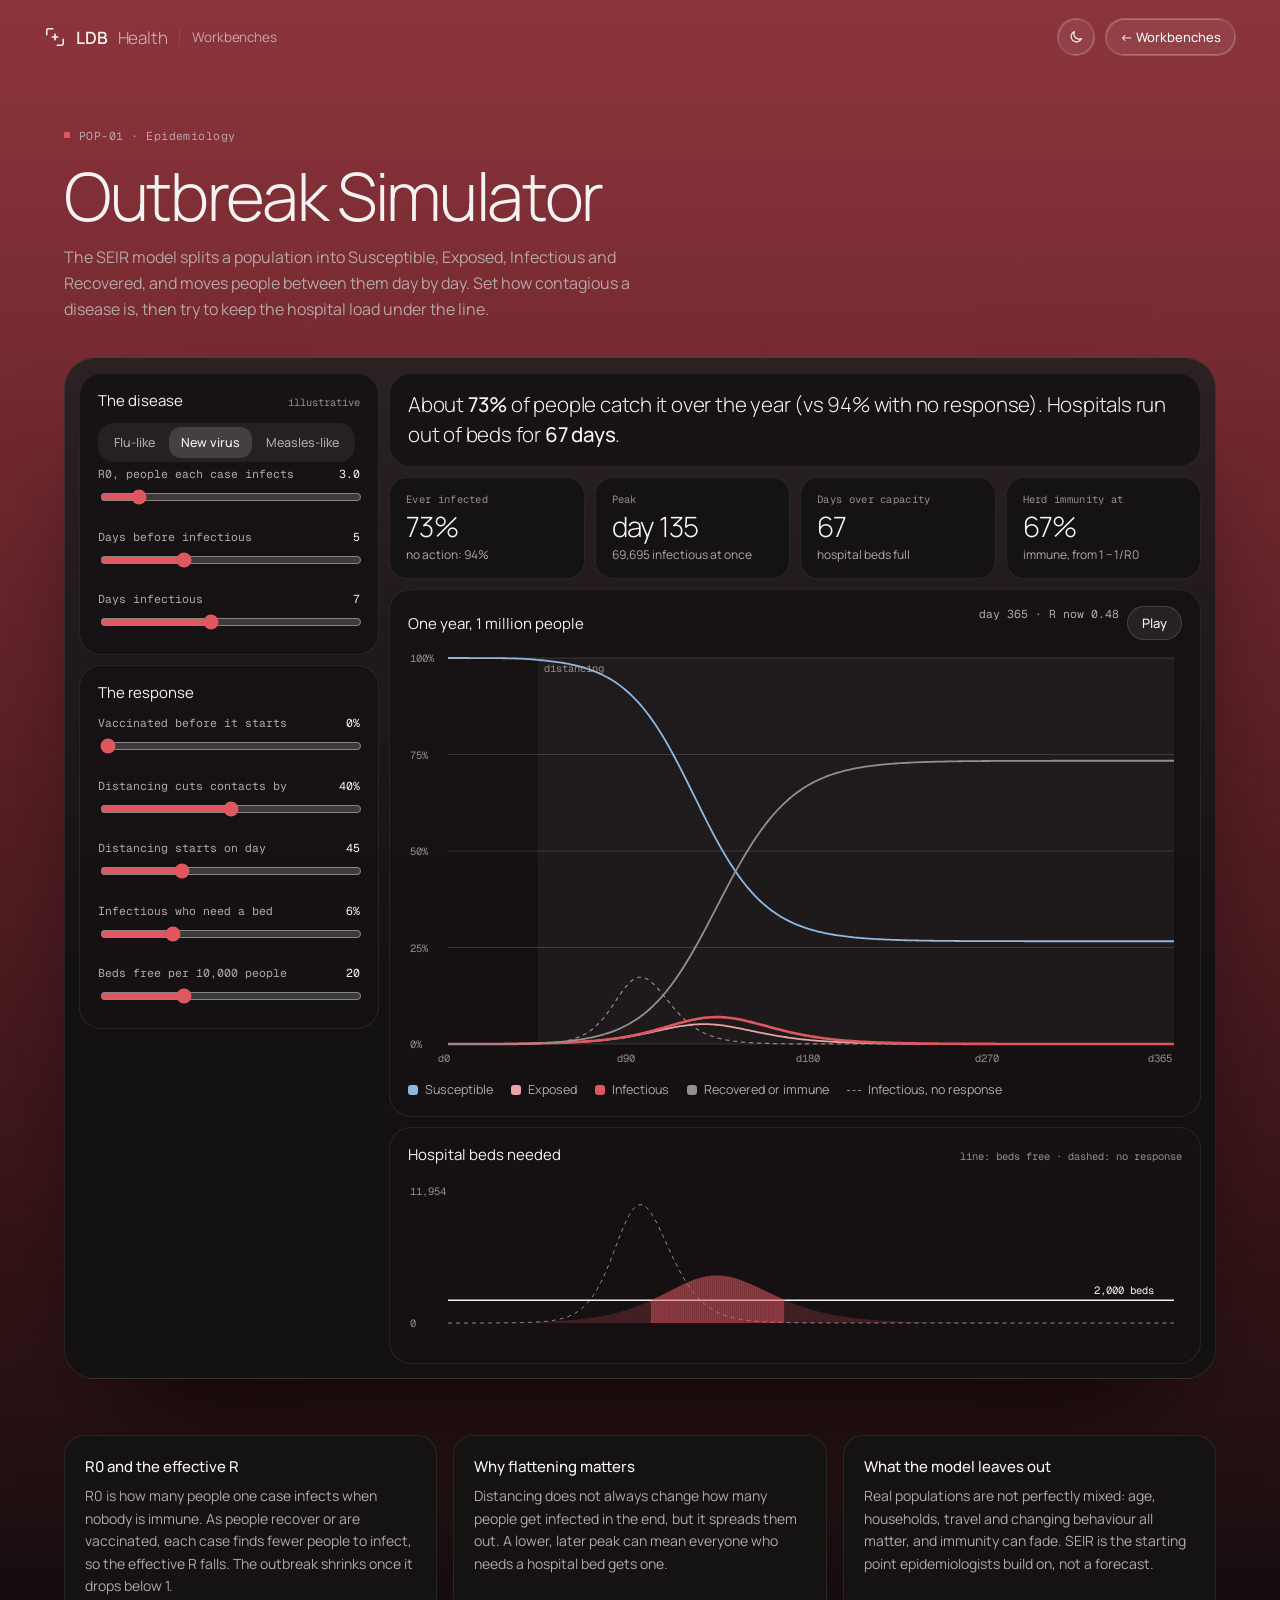
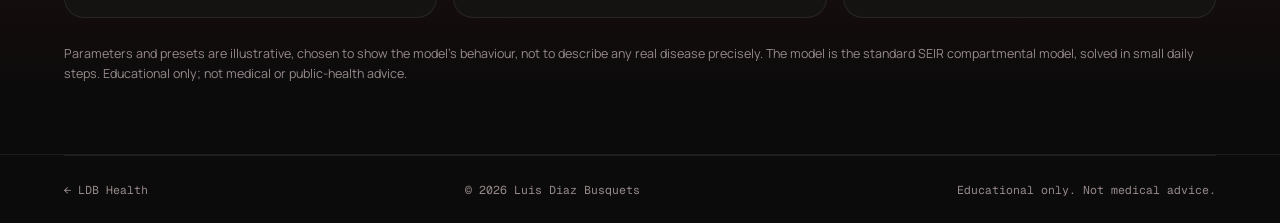
<file: outbreak.html>
<!DOCTYPE html>
<html lang="en">
<head>
<meta charset="utf-8">
<meta name="viewport" content="width=device-width, initial-scale=1">
<title>Outbreak Simulator | LDB Health</title>
<meta name="description" content="An SEIR epidemic model you can run: R0, incubation, vaccination, distancing and hospital capacity.">
<meta property="og:title" content="Outbreak Simulator | LDB Health">
<meta property="og:description" content="Flatten an outbreak curve under the hospital line with the model epidemiologists use.">
<meta property="og:image" content="https://ldiazbusquets.github.io/health/og.jpg">
<meta name="twitter:card" content="summary_large_image">
<meta name="theme-color" content="#8C343B">
<script src="assets/theme.js?v=806153"></script>
<link rel="icon" href="favicon.svg" type="image/svg+xml">
<link rel="icon" href="favicon-32.png" type="image/png" sizes="32x32">
<link rel="apple-touch-icon" href="apple-touch-icon.png">
<link rel="preconnect" href="https://fonts.googleapis.com">
<link rel="preconnect" href="https://fonts.gstatic.com" crossorigin>
<link href="https://fonts.googleapis.com/css2?family=Manrope:wght@300;400;500;600&family=Geist+Mono:wght@400;500&display=swap" rel="stylesheet">
<link rel="stylesheet" href="assets/health.css?v=806153">
<link rel="stylesheet" href="assets/ldb-glass.css">
<style>
  #main { height: clamp(300px, 34vw, 420px); }
  #hosp { height: 170px; }
  .row2 { display: flex; gap: 10px; align-items: center; justify-content: space-between; flex-wrap: wrap; margin-bottom: 8px; }
  .play { display: inline-flex; gap: 8px; }
  .mb { font: 500 13px var(--sans); color: var(--ink); background: rgba(255,255,255,.07); border: 1px solid var(--ln2); border-radius: 999px; padding: 7px 14px; cursor: pointer; }
  html.lt .mb { background: #fff; }
  .mb:hover { border-color: var(--acc2); }
  .daylbl { font: 400 11.5px var(--mono); color: var(--t2); }
</style>
</head>
<body>
<header class="top"><div class="w">
  <a class="logo" href="./" aria-label="LDB Health home"><svg viewBox="0 0 24 24" width="22" height="22" aria-hidden="true"><path d="M3 9.5V4.8A1.8 1.8 0 0 1 4.8 3h4.7M14.5 21h4.7a1.8 1.8 0 0 0 1.8-1.8v-4.7" fill="none" stroke="currentColor" stroke-width="1.7" stroke-linecap="round"/><path d="M12 9.2v5.6M9.2 12h5.6" stroke="currentColor" stroke-width="1.9" stroke-linecap="round"/></svg> LDB <span>Health</span><span class="crumb">Workbenches</span></a>
  <span></span>
  <div class="hr">
    <button class="tbtn" type="button" id="themeBtn" aria-label="Switch between light and dark"><svg class="moon" viewBox="0 0 24 24" fill="none" stroke="currentColor" stroke-width="1.8" stroke-linecap="round" stroke-linejoin="round" aria-hidden="true"><path d="M20 14.5A8 8 0 0 1 9.5 4a8 8 0 1 0 10.5 10.5z"/></svg><svg class="sun" viewBox="0 0 24 24" fill="none" stroke="currentColor" stroke-width="1.8" stroke-linecap="round" aria-hidden="true"><circle cx="12" cy="12" r="4.2"/><path d="M12 2.5v2M12 19.5v2M2.5 12h2M19.5 12h2M5.3 5.3l1.4 1.4M17.3 17.3l1.4 1.4M5.3 18.7l1.4-1.4M17.3 6.7l1.4-1.4"/></svg></button>
    <a class="pill gl sm" href="./#tools">&larr; Workbenches</a>
  </div>
</div></header>

<main>
<section class="page-top"><div class="w">
  <span class="lbl">POP-01 · Epidemiology</span>
  <h1>Outbreak Simulator</h1>
  <p class="lead">The SEIR model splits a population into Susceptible, Exposed, Infectious and Recovered, and moves people between them day by day. Set how contagious a disease is, then try to keep the hospital load under the line.</p>

  <div class="dash">
    <div class="dgrid">
      <div class="side">
        <div class="panel ctl">
          <h4>The disease <span>illustrative</span></h4>
          <div class="seg" id="presets" role="group" aria-label="Scenarios">
            <button type="button" data-p="1.4,2,5" aria-pressed="false">Flu-like</button>
            <button type="button" data-p="3,5,7" aria-pressed="true">New virus</button>
            <button type="button" data-p="15,10,8" aria-pressed="false">Measles-like</button>
          </div>
          <label for="r0">R0, people each case infects <b id="r0V"></b></label>
          <input type="range" id="r0" min="0.8" max="18" step="0.1">
          <label for="inc">Days before infectious <b id="incV"></b></label>
          <input type="range" id="inc" min="1" max="14" step="1">
          <label for="dur">Days infectious <b id="durV"></b></label>
          <input type="range" id="dur" min="2" max="14" step="1">
        </div>
        <div class="panel ctl">
          <h4>The response</h4>
          <label for="vac">Vaccinated before it starts <b id="vacV"></b></label>
          <input type="range" id="vac" min="0" max="95" step="1">
          <label for="dist">Distancing cuts contacts by <b id="distV"></b></label>
          <input type="range" id="dist" min="0" max="80" step="1">
          <label for="start">Distancing starts on day <b id="startV"></b></label>
          <input type="range" id="start" min="0" max="150" step="1">
          <label for="hospR">Infectious who need a bed <b id="hospV"></b></label>
          <input type="range" id="hospR" min="1" max="20" step="1">
          <label for="beds">Beds free per 10,000 people <b id="bedsV"></b></label>
          <input type="range" id="beds" min="2" max="60" step="1">
        </div>
      </div>
      <div class="side">
        <div class="panel"><p class="say" id="say"></p></div>
        <div class="kpis">
          <div class="kpi"><small>Ever infected</small><b id="kTot"></b><span id="kTotS"></span></div>
          <div class="kpi"><small>Peak</small><b id="kPeak"></b><span id="kPeakS"></span></div>
          <div class="kpi"><small>Days over capacity</small><b id="kOver"></b><span>hospital beds full</span></div>
          <div class="kpi"><small>Herd immunity at</small><b id="kHerd"></b><span>immune, from 1 &minus; 1/R0</span></div>
        </div>
        <div class="panel">
          <div class="row2"><h4 style="margin:0">One year, 1 million people</h4><div class="play"><span class="daylbl" id="day"></span><button class="mb" type="button" id="playBtn">Play</button></div></div>
          <canvas id="main" class="cv" role="img" aria-label="Chart of susceptible, exposed, infectious and recovered over a year"></canvas>
          <div class="legend" id="legend"></div>
        </div>
        <div class="panel">
          <h4>Hospital beds needed <span>line: beds free · dashed: no response</span></h4>
          <canvas id="hosp" class="cv" role="img" aria-label="Chart of hospital beds needed against capacity"></canvas>
        </div>
      </div>
    </div>
  </div>

  <div class="explain">
    <div><h3>R0 and the effective R</h3><p>R0 is how many people one case infects when nobody is immune. As people recover or are vaccinated, each case finds fewer people to infect, so the effective R falls. The outbreak shrinks once it drops below 1.</p></div>
    <div><h3>Why flattening matters</h3><p>Distancing does not always change how many people get infected in the end, but it spreads them out. A lower, later peak can mean everyone who needs a hospital bed gets one.</p></div>
    <div><h3>What the model leaves out</h3><p>Real populations are not perfectly mixed: age, households, travel and changing behaviour all matter, and immunity can fade. SEIR is the starting point epidemiologists build on, not a forecast.</p></div>
  </div>
  <p class="src">Parameters and presets are illustrative, chosen to show the model's behaviour, not to describe any real disease precisely. The model is the standard SEIR compartmental model, solved in small daily steps. Educational only; not medical or public-health advice.</p>
</div></section>
</main>

<footer class="mini"><div class="w">
  <div class="fbar"><span><a href="./">&larr; LDB Health</a></span><span>&copy; <span id="yr"></span> Luis Diaz Busquets</span><span>Educational only. Not medical advice.</span></div>
</div></footer>

<script src="assets/site.js?v=806153"></script>
<script>
(function () {
  var $ = function (id) { return document.getElementById(id); };
  var DAYS = 365, POP = 1e6;
  var ids = ['r0', 'inc', 'dur', 'vac', 'dist', 'start', 'hospR', 'beds'];
  var st = { r0: 3, inc: 5, dur: 7, vac: 0, dist: 40, start: 45, hospR: 6, beds: 20 }, playDay = DAYS, playing = 0;
  ids.forEach(function (k) { var el = $(k); el.value = st[k]; el.oninput = function () { st[k] = +el.value; if (k === 'r0' || k === 'inc' || k === 'dur') clearPreset(); stop(); playDay = DAYS; draw(); }; });
  function clearPreset() { document.querySelectorAll('#presets button').forEach(function (b) { b.setAttribute('aria-pressed', 'false'); }); }
  document.querySelectorAll('#presets button').forEach(function (b) { b.onclick = function () { clearPreset(); b.setAttribute('aria-pressed', 'true'); var v = b.dataset.p.split(',').map(Number); st.r0 = v[0]; st.inc = v[1]; st.dur = v[2]; ['r0', 'inc', 'dur'].forEach(function (k) { $(k).value = st[k]; }); stop(); playDay = DAYS; draw(); }; });

  // SEIR, Euler steps of 0.1 day; contacts cut by distancing from its start day
  function run(withResponse) {
    var vac = withResponse ? st.vac / 100 : 0, S = 1 - vac - 1e-5, E = 0, I = 1e-5, R = vac, sig = 1 / st.inc, gam = 1 / st.dur, out = [];
    for (var d = 0; d <= DAYS; d++) {
      out.push({ S: S, E: E, I: I, R: R, Reff: st.r0 * (withResponse && d >= st.start ? 1 - st.dist / 100 : 1) * S });
      var beta = st.r0 * gam * (withResponse && d >= st.start ? 1 - st.dist / 100 : 1);
      for (var k = 0; k < 10; k++) { var dt = 0.1, inf = beta * S * I; S -= inf * dt; E += (inf - sig * E) * dt; I += (sig * E - gam * I) * dt; R += gam * I * dt; }
    }
    return out;
  }
  function fit(cv) { var r = cv.getBoundingClientRect(), d = Math.min(2, devicePixelRatio || 1); cv.width = r.width * d; cv.height = r.height * d; var c = cv.getContext('2d'); c.setTransform(d, 0, 0, d, 0, 0); return { c: c, W: r.width, H: r.height }; }
  function pct(x) { var v = x * 100; return (v < 1 ? v.toFixed(2) : v < 10 ? v.toFixed(1) : v.toFixed(0)) + '%'; }
  function people(x) { var n = x * POP; return n >= 1e5 ? Math.round(n / 1e3).toLocaleString() + 'k' : Math.round(n).toLocaleString(); }

  function draw() {
    var C = window.ldbColors();
    $('r0V').textContent = st.r0.toFixed(1); $('incV').textContent = st.inc; $('durV').textContent = st.dur;
    $('vacV').textContent = st.vac + '%'; $('distV').textContent = st.dist + '%'; $('startV').textContent = st.start;
    $('hospV').textContent = st.hospR + '%'; $('bedsV').textContent = st.beds;
    var a = run(true), b = run(false), cap = st.beds / 1e4, h = st.hospR / 100;
    var vac = st.vac / 100, tot = 1 - a[DAYS].S - vac, totB = 1 - b[DAYS].S, peak = 0, peakD = 0, over = 0;
    a.forEach(function (p, d) { if (p.I > peak) { peak = p.I; peakD = d; } if (p.I * h > cap) over++; });
    var peakB = 0; b.forEach(function (p) { peakB = Math.max(peakB, p.I); });
    $('kTot').textContent = pct(Math.max(0, tot)); $('kTotS').textContent = 'no action: ' + pct(totB);
    $('kPeak').textContent = peak < 1e-4 ? 'none' : 'day ' + peakD; $('kPeakS').textContent = peak < 1e-4 ? 'it never took off' : people(peak) + ' infectious at once';
    $('kOver').textContent = over; $('kHerd').textContent = st.r0 <= 1 ? 'n/a' : pct(1 - 1 / st.r0);
    var R0eff = st.r0 * (1 - vac);
    $('say').innerHTML = R0eff < 1 ? 'With <b>' + st.vac + '%</b> vaccinated, each case infects fewer than one other person on average, so <b>the outbreak dies out</b> before it starts.'
      : 'About <b>' + pct(Math.max(0, tot)) + '</b> of people catch it over the year' + (st.dist ? ' (vs ' + pct(totB) + ' with no response)' : '') + '. ' + (over ? 'Hospitals run out of beds for <b>' + over + ' days</b>.' : '<b>Hospitals never run out of beds.</b>');

    // main chart
    var g = fit($('main')), c = g.c, W = g.W, H = g.H, L = 40, B = 24, T = 10, Rr = 8, upto = Math.min(DAYS, playDay);
    var X = function (d) { return L + d / DAYS * (W - L - Rr); }, Y = function (v) { return T + (1 - v) * (H - T - B); };
    c.clearRect(0, 0, W, H); c.font = '10.5px "Geist Mono", monospace'; c.fillStyle = C.t3; c.strokeStyle = C.ln2; c.lineWidth = 1;
    [0, .25, .5, .75, 1].forEach(function (v) { c.beginPath(); c.moveTo(L, Y(v)); c.lineTo(W - Rr, Y(v)); c.stroke(); c.fillText(v * 100 + '%', 2, Y(v) + 4); });
    [0, 90, 180, 270, 365].forEach(function (d) { c.fillText('d' + d, X(d) - (d === 365 ? 26 : 10), H - 6); });
    if (st.dist && st.start < DAYS) { c.fillStyle = C.lt ? 'rgba(60,20,24,.05)' : 'rgba(255,255,255,.04)'; c.fillRect(X(st.start), T, X(DAYS) - X(st.start), H - T - B); c.fillStyle = C.t3; c.fillText('distancing', X(st.start) + 6, T + 14); }
    // no-action infectious, ghost
    c.setLineDash([4, 4]); c.strokeStyle = C.t3; c.lineWidth = 1.2; c.beginPath(); b.forEach(function (p, d) { if (d) c.lineTo(X(d), Y(p.I)); else c.moveTo(X(d), Y(p.I)); }); c.stroke(); c.setLineDash([]);
    var series = [['S', C.blue, 'Susceptible'], ['E', C.rose, 'Exposed'], ['I', C.acc2, 'Infectious'], ['R', C.lt ? '#8C7E7F' : '#9A8C8D', 'Recovered or immune']];
    series.forEach(function (s) { c.strokeStyle = s[1]; c.lineWidth = s[0] === 'I' ? 2.6 : 1.8; c.beginPath(); for (var d = 0; d <= upto; d++) { var y = Y(a[d][s[0]]); if (d) c.lineTo(X(d), y); else c.moveTo(X(d), y); } c.stroke(); });
    if (upto < DAYS) { c.strokeStyle = C.ink; c.beginPath(); c.moveTo(X(upto), T); c.lineTo(X(upto), H - B); c.stroke(); }
    $('legend').innerHTML = series.map(function (s) { return '<span><i style="background:' + s[1] + '"></i>' + s[2] + '</span>'; }).join('') + '<span><i style="background:none;border-top:1.5px dashed ' + C.t3 + ';border-radius:0;height:0;width:14px;vertical-align:3px"></i>Infectious, no response</span>';
    var dd = Math.min(upto, DAYS); $('day').textContent = 'day ' + dd + ' · R now ' + a[dd].Reff.toFixed(2);

    // hospital chart
    var g2 = fit($('hosp')), c2 = g2.c, W2 = g2.W, H2 = g2.H, maxV = 0; a.forEach(function (p) { maxV = Math.max(maxV, p.I * h); }); b.forEach(function (p) { maxV = Math.max(maxV, p.I * h); }); maxV = Math.max(maxV, cap) * 1.15;
    var X2 = function (d) { return L + d / DAYS * (W2 - L - Rr); }, Y2 = function (v) { return T + (1 - v / maxV) * (H2 - T - B); };
    c2.clearRect(0, 0, W2, H2); c2.font = '10.5px "Geist Mono", monospace'; c2.fillStyle = C.t3;
    c2.fillText(people(maxV), 2, T + 8); c2.fillText('0', 2, H2 - B + 4);
    c2.setLineDash([4, 4]); c2.strokeStyle = C.t3; c2.lineWidth = 1; c2.beginPath(); b.forEach(function (p, d) { if (d) c2.lineTo(X2(d), Y2(p.I * h)); else c2.moveTo(X2(d), Y2(p.I * h)); }); c2.stroke();
    c2.setLineDash([]); c2.strokeStyle = C.ink; c2.lineWidth = 1.4; c2.beginPath(); c2.moveTo(L, Y2(cap)); c2.lineTo(W2 - Rr, Y2(cap)); c2.stroke();
    c2.fillStyle = C.ink; c2.fillText(people(cap) + ' beds', W2 - Rr - 80, Y2(cap) - 6);
    // fill demand, red where it is over capacity
    for (var d = 1; d <= upto; d++) {
      var v0 = a[d - 1].I * h, v1 = a[d].I * h;
      c2.fillStyle = v1 > cap ? (C.lt ? 'rgba(200,65,74,.55)' : 'rgba(224,87,95,.6)') : (C.lt ? 'rgba(200,65,74,.18)' : 'rgba(224,87,95,.22)');
      c2.beginPath(); c2.moveTo(X2(d - 1), Y2(0)); c2.lineTo(X2(d - 1), Y2(v0)); c2.lineTo(X2(d), Y2(v1)); c2.lineTo(X2(d), Y2(0)); c2.fill();
    }
  }
  function stop() { cancelAnimationFrame(playing); playing = 0; $('playBtn').textContent = 'Play'; }
  $('playBtn').onclick = function () {
    if (playing) { stop(); return; }
    if (playDay >= DAYS) playDay = 0; $('playBtn').textContent = 'Pause';
    var last = performance.now();
    (function step(now) { playDay = Math.min(DAYS, playDay + (now - last) / 1000 * 45); last = now; draw(); if (playDay < DAYS) playing = requestAnimationFrame(step); else stop(); })(last);
  };
  draw();
  addEventListener('resize', function () { clearTimeout(draw.t); draw.t = setTimeout(draw, 120); });
  addEventListener('themechange', draw);
  if (document.fonts) document.fonts.ready.then(draw);
})();
</script>
<script src="assets/ldb-glass.js?v=2"></script>
<script>LDBGlass.glassifyAll(".pill.gl, .sites, .tbtn, .scard, .fc .gl", { refract: false });</script>
</body>
</html>
</file>
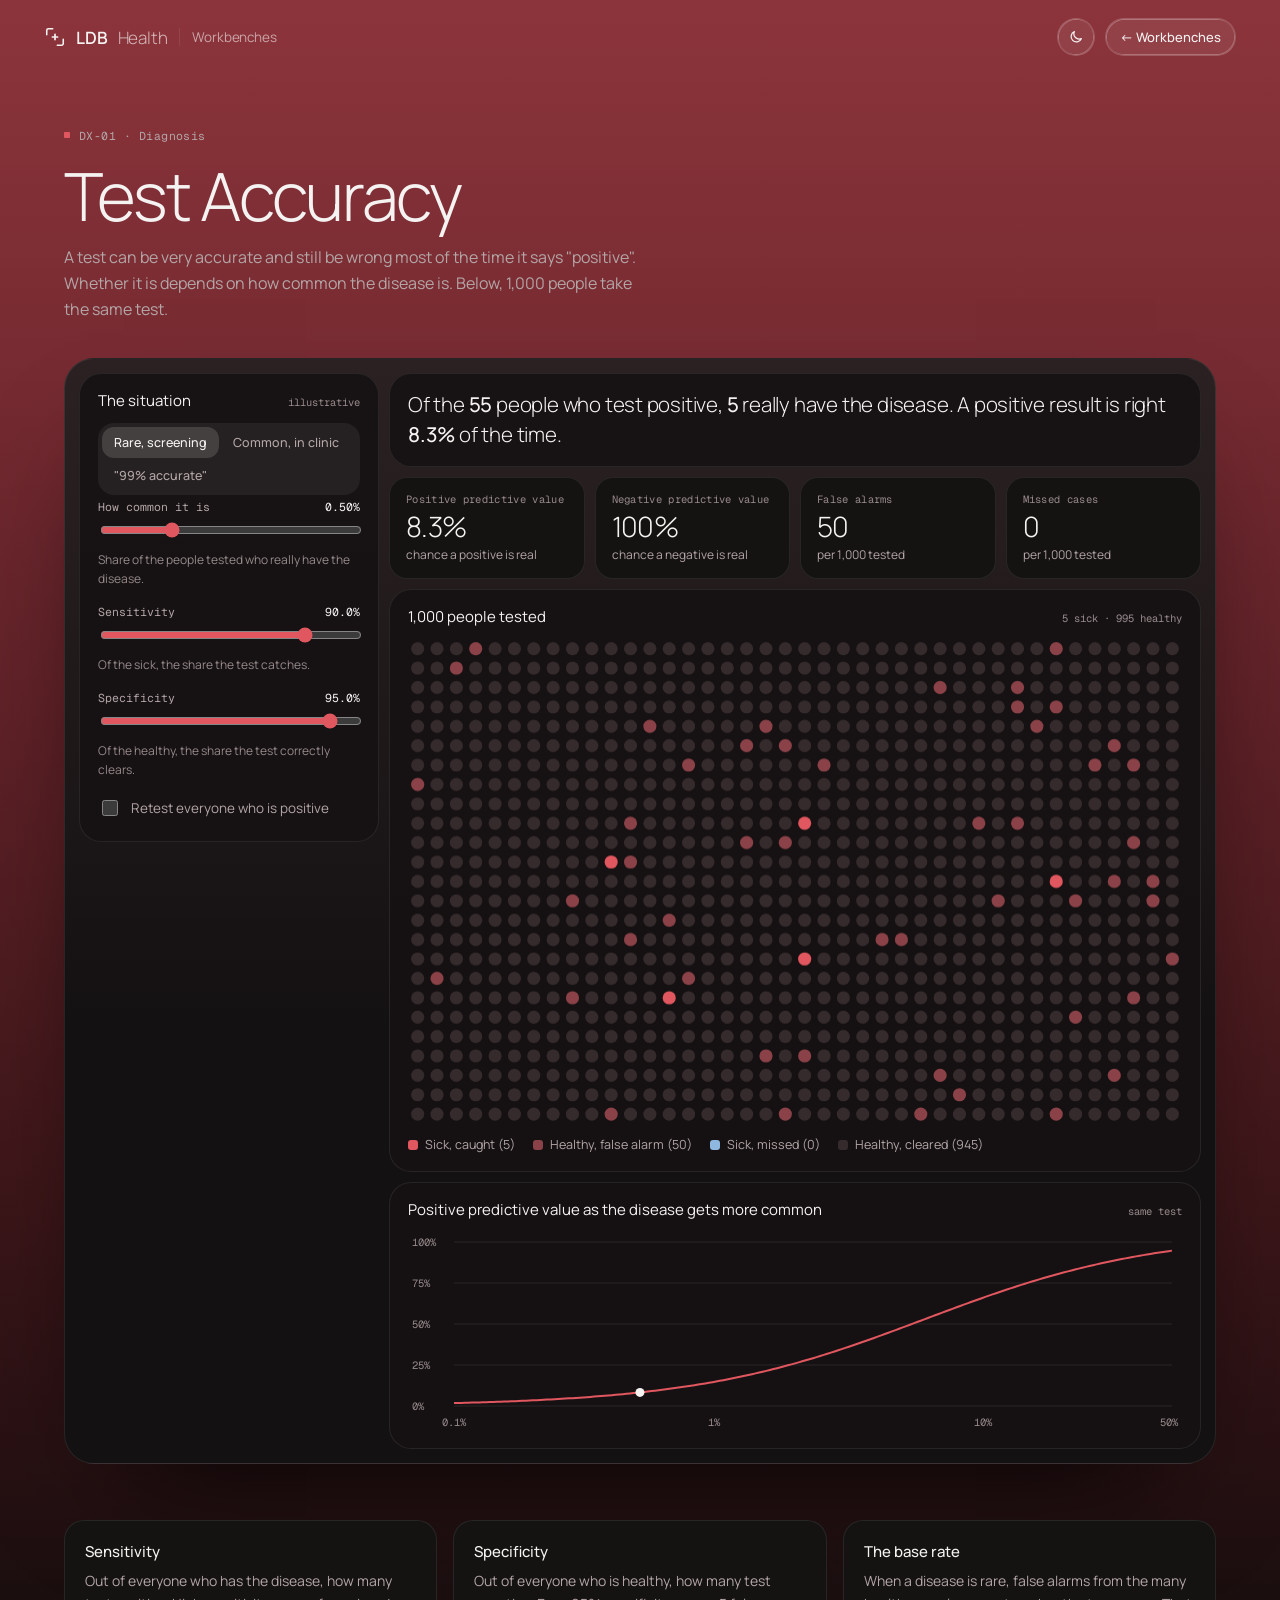
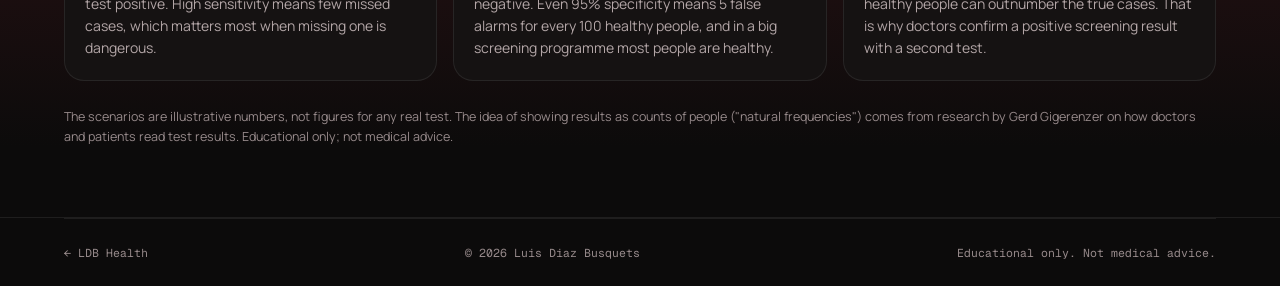
<file: tests.html>
<!DOCTYPE html>
<html lang="en">
<head>
<meta charset="utf-8">
<meta name="viewport" content="width=device-width, initial-scale=1">
<title>Test Accuracy | LDB Health</title>
<meta name="description" content="Why a 99% accurate test can still be wrong most of the time: sensitivity, specificity and prevalence on a grid of 1,000 people.">
<meta property="og:title" content="Test Accuracy | LDB Health">
<meta property="og:description" content="Sensitivity, specificity and how common a disease is decide what a positive result really means.">
<meta property="og:image" content="https://ldiazbusquets.github.io/health/og.jpg">
<meta name="twitter:card" content="summary_large_image">
<meta name="theme-color" content="#8C343B">
<script src="assets/theme.js?v=806153"></script>
<link rel="icon" href="favicon.svg" type="image/svg+xml">
<link rel="icon" href="favicon-32.png" type="image/png" sizes="32x32">
<link rel="apple-touch-icon" href="apple-touch-icon.png">
<link rel="preconnect" href="https://fonts.googleapis.com">
<link rel="preconnect" href="https://fonts.gstatic.com" crossorigin>
<link href="https://fonts.googleapis.com/css2?family=Manrope:wght@300;400;500;600&family=Geist+Mono:wght@400;500&display=swap" rel="stylesheet">
<link rel="stylesheet" href="assets/health.css?v=806153">
<link rel="stylesheet" href="assets/ldb-glass.css">
<style>
  #grid { height: auto; aspect-ratio: 40 / 25; }
  #curve { height: 200px; }
  .toggle { display: flex; align-items: center; gap: 10px; margin-top: 18px; font-size: 13.5px; color: var(--t2); cursor: pointer; }
  .toggle input { accent-color: var(--acc2); width: 16px; height: 16px; }
  .stage2 { margin-top: 10px; display: grid; grid-template-columns: minmax(0, 1fr) auto; gap: 14px; align-items: center; }
</style>
</head>
<body>
<header class="top"><div class="w">
  <a class="logo" href="./" aria-label="LDB Health home"><svg viewBox="0 0 24 24" width="22" height="22" aria-hidden="true"><path d="M3 9.5V4.8A1.8 1.8 0 0 1 4.8 3h4.7M14.5 21h4.7a1.8 1.8 0 0 0 1.8-1.8v-4.7" fill="none" stroke="currentColor" stroke-width="1.7" stroke-linecap="round"/><path d="M12 9.2v5.6M9.2 12h5.6" stroke="currentColor" stroke-width="1.9" stroke-linecap="round"/></svg> LDB <span>Health</span><span class="crumb">Workbenches</span></a>
  <span></span>
  <div class="hr">
    <button class="tbtn" type="button" id="themeBtn" aria-label="Switch between light and dark"><svg class="moon" viewBox="0 0 24 24" fill="none" stroke="currentColor" stroke-width="1.8" stroke-linecap="round" stroke-linejoin="round" aria-hidden="true"><path d="M20 14.5A8 8 0 0 1 9.5 4a8 8 0 1 0 10.5 10.5z"/></svg><svg class="sun" viewBox="0 0 24 24" fill="none" stroke="currentColor" stroke-width="1.8" stroke-linecap="round" aria-hidden="true"><circle cx="12" cy="12" r="4.2"/><path d="M12 2.5v2M12 19.5v2M2.5 12h2M19.5 12h2M5.3 5.3l1.4 1.4M17.3 17.3l1.4 1.4M5.3 18.7l1.4-1.4M17.3 6.7l1.4-1.4"/></svg></button>
    <a class="pill gl sm" href="./#tools">&larr; Workbenches</a>
  </div>
</div></header>

<main>
<section class="page-top"><div class="w">
  <span class="lbl">DX-01 · Diagnosis</span>
  <h1>Test Accuracy</h1>
  <p class="lead">A test can be very accurate and still be wrong most of the time it says "positive". Whether it is depends on how common the disease is. Below, 1,000 people take the same test.</p>

  <div class="dash">
    <div class="dgrid">
      <div class="side">
        <div class="panel ctl">
          <h4>The situation <span>illustrative</span></h4>
          <div class="seg" id="presets" role="group" aria-label="Scenarios">
            <button type="button" data-p="0.005,0.9,0.95" aria-pressed="true">Rare, screening</button>
            <button type="button" data-p="0.2,0.9,0.95" aria-pressed="false">Common, in clinic</button>
            <button type="button" data-p="0.01,0.99,0.99" aria-pressed="false">"99% accurate"</button>
          </div>
          <label for="prev">How common it is <b id="prevV"></b></label>
          <input type="range" id="prev" min="0" max="1000" step="1">
          <p class="hint">Share of the people tested who really have the disease.</p>
          <label for="sens">Sensitivity <b id="sensV"></b></label>
          <input type="range" id="sens" min="500" max="999" step="1">
          <p class="hint">Of the sick, the share the test catches.</p>
          <label for="spec">Specificity <b id="specV"></b></label>
          <input type="range" id="spec" min="500" max="999" step="1">
          <p class="hint">Of the healthy, the share the test correctly clears.</p>
          <label class="toggle"><input type="checkbox" id="retest"> Retest everyone who is positive</label>
        </div>
      </div>
      <div class="side">
        <div class="panel">
          <p class="say" id="say"></p>
        </div>
        <div class="kpis">
          <div class="kpi"><small>Positive predictive value</small><b id="ppv"></b><span>chance a positive is real</span></div>
          <div class="kpi"><small>Negative predictive value</small><b id="npv"></b><span>chance a negative is real</span></div>
          <div class="kpi"><small>False alarms</small><b id="fpk"></b><span>per 1,000 tested</span></div>
          <div class="kpi"><small>Missed cases</small><b id="fnk"></b><span>per 1,000 tested</span></div>
        </div>
        <div class="panel">
          <h4>1,000 people tested <span id="gridNote"></span></h4>
          <canvas id="grid" class="cv" role="img" aria-label="A grid of 1,000 people coloured by their test result"></canvas>
          <div class="legend" id="legend"></div>
          <div class="stage2" id="stage2" hidden><p class="say" id="say2" style="font-size:16px"></p><div class="kpi" style="min-width:150px"><small>After two positives</small><b id="ppv2"></b></div></div>
        </div>
        <div class="panel">
          <h4>Positive predictive value as the disease gets more common <span>same test</span></h4>
          <canvas id="curve" class="cv" role="img" aria-label="Chart of positive predictive value against prevalence"></canvas>
        </div>
      </div>
    </div>
  </div>

  <div class="explain">
    <div><h3>Sensitivity</h3><p>Out of everyone who has the disease, how many test positive. High sensitivity means few missed cases, which matters most when missing one is dangerous.</p></div>
    <div><h3>Specificity</h3><p>Out of everyone who is healthy, how many test negative. Even 95% specificity means 5 false alarms for every 100 healthy people, and in a big screening programme most people are healthy.</p></div>
    <div><h3>The base rate</h3><p>When a disease is rare, false alarms from the many healthy people can outnumber the true cases. That is why doctors confirm a positive screening result with a second test.</p></div>
  </div>
  <p class="src">The scenarios are illustrative numbers, not figures for any real test. The idea of showing results as counts of people ("natural frequencies") comes from research by Gerd Gigerenzer on how doctors and patients read test results. Educational only; not medical advice.</p>
</div></section>
</main>

<footer class="mini"><div class="w">
  <div class="fbar"><span><a href="./">&larr; LDB Health</a></span><span>&copy; <span id="yr"></span> Luis Diaz Busquets</span><span>Educational only. Not medical advice.</span></div>
</div></footer>

<script src="assets/site.js?v=806153"></script>
<script>
(function () {
  var $ = function (id) { return document.getElementById(id); };
  // prevalence slider is logarithmic: 0.1% to 50%
  function prevFrom(v) { return Math.exp(Math.log(0.001) + v / 1000 * (Math.log(0.5) - Math.log(0.001))); }
  function prevTo(p) { return Math.round((Math.log(p) - Math.log(0.001)) / (Math.log(0.5) - Math.log(0.001)) * 1000); }
  function pct(x, d) { if (x >= 0.9995 && x < 1) return '>99.9%'; var v = x * 100; d = d == null ? (v < 1 ? 2 : v < 10 ? 1 : 0) : d; return v.toFixed(d) + '%'; }
  function n0(x) { return Math.round(x).toLocaleString(); }

  var st = { p: 0.005, se: 0.9, sp: 0.95, re: false };
  function set(p, se, sp) { st.p = p; st.se = se; st.sp = sp; $('prev').value = prevTo(p); $('sens').value = Math.round(se * 1000); $('spec').value = Math.round(sp * 1000); draw(); }
  $('prev').oninput = function () { st.p = prevFrom(+this.value); clearPreset(); draw(); };
  $('sens').oninput = function () { st.se = this.value / 1000; clearPreset(); draw(); };
  $('spec').oninput = function () { st.sp = this.value / 1000; clearPreset(); draw(); };
  $('retest').onchange = function () { st.re = this.checked; draw(); };
  function clearPreset() { document.querySelectorAll('#presets button').forEach(function (b) { b.setAttribute('aria-pressed', 'false'); }); }
  document.querySelectorAll('#presets button').forEach(function (b) { b.onclick = function () { clearPreset(); b.setAttribute('aria-pressed', 'true'); var v = b.dataset.p.split(',').map(Number); set(v[0], v[1], v[2]); }; });

  // fixed shuffle so people keep their seat in the grid as numbers change
  var order = []; (function () { var s = 11; for (var i = 0; i < 1000; i++) order.push(i); for (i = 999; i > 0; i--) { s = (s * 16807) % 2147483647; var j = s % (i + 1), t = order[i]; order[i] = order[j]; order[j] = t; } })();

  function fit(cv, hFixed) { var r = cv.getBoundingClientRect(), d = Math.min(2, devicePixelRatio || 1); cv.width = r.width * d; cv.height = (hFixed || r.height) * d; var c = cv.getContext('2d'); c.setTransform(d, 0, 0, d, 0, 0); return { c: c, W: r.width, H: hFixed || r.height }; }

  function draw() {
    var C = window.ldbColors(), p = st.p, se = st.se, sp = st.sp;
    $('prevV').textContent = pct(p); $('sensV').textContent = pct(se, 1); $('specV').textContent = pct(sp, 1);
    var tp = se * p, fn = (1 - se) * p, fp = (1 - sp) * (1 - p), tn = sp * (1 - p);
    var ppv = tp / (tp + fp), npv = tn / (tn + fn);
    var ppv2 = se * se * p / (se * se * p + (1 - sp) * (1 - sp) * (1 - p));
    $('ppv').textContent = pct(ppv); $('npv').textContent = pct(npv); $('fpk').textContent = n0(fp * 1000); $('fnk').textContent = n0(fn * 1000);
    // counts for the grid (whole people)
    var sick = Math.round(p * 1000), TP = Math.round(sick * se), FN = sick - TP, FP = Math.round((1000 - sick) * (1 - sp)), TN = 1000 - sick - FP;
    var pos = TP + FP;
    $('say').innerHTML = pos ? 'Of the <b>' + n0(pos) + '</b> people who test positive, <b>' + n0(TP) + '</b> ' + (TP === 1 ? 'really has' : 'really have') + ' the disease. A positive result is right <b>' + pct(ppv) + '</b> of the time.' : 'Nobody in this group tests positive.';
    $('gridNote').textContent = sick + ' sick · ' + (1000 - sick) + ' healthy';
    var kinds = []; for (var i = 0; i < TP; i++) kinds.push('tp'); for (i = 0; i < FN; i++) kinds.push('fn'); for (i = 0; i < FP; i++) kinds.push('fp'); while (kinds.length < 1000) kinds.push('tn');
    var col = { tp: C.acc2, fp: C.lt ? '#E2A4A9' : '#8A4248', fn: C.blue, tn: C.lt ? '#E2D6D7' : '#352B2C' };
    var g = fit($('grid'), $('grid').getBoundingClientRect().width * 25 / 40), c = g.c, cols = 40, cell = g.W / cols;
    c.clearRect(0, 0, g.W, g.H);
    // second test: of those positive, who stays positive (deterministic, seat-based)
    var keepFP = Math.round(FP * (1 - sp)), keepTP = Math.round(TP * se), seenFP = 0, seenTP = 0;
    for (i = 0; i < 1000; i++) {
      var k = kinds[order[i]], x = (i % cols + .5) * cell, y = (Math.floor(i / cols) + .5) * cell, rad = cell * 0.34;
      var a = 1;
      if (st.re && (k === 'tp' || k === 'fp')) { var stays = k === 'tp' ? (seenTP++ < keepTP) : (seenFP++ < keepFP); if (!stays) a = 0.28; }
      else if (st.re) a = 0.28;
      c.globalAlpha = a; c.fillStyle = col[k]; c.beginPath(); c.arc(x, y, rad, 0, 7); c.fill();
    }
    c.globalAlpha = 1;
    $('legend').innerHTML = [['tp', 'Sick, caught (' + TP + ')'], ['fp', 'Healthy, false alarm (' + FP + ')'], ['fn', 'Sick, missed (' + FN + ')'], ['tn', 'Healthy, cleared (' + TN + ')']]
      .map(function (q) { return '<span><i style="background:' + col[q[0]] + '"></i>' + q[1] + '</span>'; }).join('');
    $('stage2').hidden = !st.re;
    if (st.re) { $('ppv2').textContent = pct(ppv2); $('say2').innerHTML = 'Retesting the <b>' + pos + '</b> positives with a second, independent test leaves <b>' + (keepTP + keepFP) + '</b> positive, of whom <b>' + keepTP + '</b> are really sick. The faded dots are cleared by the retest.'; }

    // PPV against prevalence
    var cc = fit($('curve')), c2 = cc.c, W = cc.W, H = cc.H, L = 46, B = 26, T = 10, Rr = 10;
    c2.clearRect(0, 0, W, H);
    var X = function (pr) { return L + (Math.log(pr) - Math.log(0.001)) / (Math.log(0.5) - Math.log(0.001)) * (W - L - Rr); }, Y = function (v) { return T + (1 - v) * (H - T - B); };
    c2.font = '10.5px "Geist Mono", monospace'; c2.fillStyle = C.t3; c2.strokeStyle = C.ln2; c2.lineWidth = 1;
    [0, .25, .5, .75, 1].forEach(function (v) { c2.globalAlpha = .6; c2.beginPath(); c2.moveTo(L, Y(v)); c2.lineTo(W - Rr, Y(v)); c2.stroke(); c2.globalAlpha = 1; c2.fillText((v * 100) + '%', 4, Y(v) + 4); });
    [0.001, 0.01, 0.1, 0.5].forEach(function (v) { c2.fillText(pct(v, v < 0.01 ? 1 : 0), X(v) - 12, H - 6); });
    c2.strokeStyle = C.acc2; c2.lineWidth = 2; c2.beginPath();
    for (var s = 0; s <= 200; s++) { var pr = Math.exp(Math.log(0.001) + s / 200 * (Math.log(0.5) - Math.log(0.001))), v = se * pr / (se * pr + (1 - sp) * (1 - pr)); if (s) c2.lineTo(X(pr), Y(v)); else c2.moveTo(X(pr), Y(v)); }
    c2.stroke();
    if (st.re) { c2.setLineDash([4, 4]); c2.strokeStyle = C.blue; c2.beginPath(); for (s = 0; s <= 200; s++) { pr = Math.exp(Math.log(0.001) + s / 200 * (Math.log(0.5) - Math.log(0.001))); v = se * se * pr / (se * se * pr + (1 - sp) * (1 - sp) * (1 - pr)); if (s) c2.lineTo(X(pr), Y(v)); else c2.moveTo(X(pr), Y(v)); } c2.stroke(); c2.setLineDash([]); }
    c2.fillStyle = C.ink; c2.beginPath(); c2.arc(X(p), Y(ppv), 4.5, 0, 7); c2.fill();
  }
  set(0.005, 0.9, 0.95);
  addEventListener('resize', function () { clearTimeout(draw.t); draw.t = setTimeout(draw, 120); });
  addEventListener('themechange', draw);
  if (document.fonts) document.fonts.ready.then(draw);
})();
</script>
<script src="assets/ldb-glass.js?v=2"></script>
<script>LDBGlass.glassifyAll(".pill.gl, .sites, .tbtn, .scard, .fc .gl", { refract: false });</script>
</body>
</html>
</file>
<file: assets/health.css>
/* LDB Health: the LDB Lab design system, in red. Shared by every page. */
:root { --bg: #0C0B0B; --s1: #151212; --s2: #1C1818; --s3: #2A2222; --ln: rgba(255,255,255,.08); --ln2: rgba(255,255,255,.14);
  --ink: #F5F2F2; --t2: #B3A6A7; --t3: #978A8B; --acc: #F2A0A4; --acc2: #E0575F; --green: #6BD38A; --rose: #E7A3A8; --blue: #8FB8E0;
  --hero: linear-gradient(180deg, #8C343B 0%, #7A2C33 18%, #5E2127 42%, #3D1619 68%, #241012 86%, #0C0B0B 100%);
  --wmg: linear-gradient(180deg, #8C343B 0%, #3D1619 75%, rgba(12,11,11,0) 100%);
  --sans: "Manrope", system-ui, -apple-system, "Segoe UI", Arial, sans-serif; --mono: "Geist Mono", ui-monospace, Menlo, Consolas, monospace;
  --max: 1240px; --g: clamp(18px, 4vw, 44px); color-scheme: dark; }
html.lt { color-scheme: light; --bg: #F2EEEE; --s1: #FAF7F7; --s2: #FFFFFF; --s3: #E3D6D7; --ln: rgba(60,20,24,.09); --ln2: rgba(60,20,24,.16);
  --ink: #1C1415; --t2: #5F5152; --t3: #7A6A6B; --acc: #B3343C; --acc2: #C8414A;
  --hero: linear-gradient(180deg, #E9C9CB 0%, #EED7D8 30%, #F1E3E3 62%, #F2EEEE 100%);
  --wmg: linear-gradient(180deg, #C98C90 0%, #E2C3C5 70%, rgba(242,238,238,0) 100%); }
* { box-sizing: border-box; }
[hidden] { display: none !important; }
html { -webkit-text-size-adjust: 100%; }
@view-transition { navigation: auto; }
body { margin: 0; background: var(--bg); color: var(--ink); font: 400 16px/1.6 var(--sans); -webkit-font-smoothing: antialiased; overflow-x: clip; }
a { color: inherit; text-decoration: none; }
:focus-visible { outline: 2px solid var(--acc); outline-offset: 3px; border-radius: 8px; }
.w { max-width: var(--max); margin: 0 auto; padding: 0 var(--g); }
.lbl { display: inline-flex; align-items: center; gap: 9px; font: 400 11.5px var(--mono); letter-spacing: .04em; color: var(--t2); }
.lbl::before { content: ""; width: 6px; height: 6px; background: var(--acc2); border-radius: 1px; }
h2.h { font: 300 clamp(30px, 3.8vw, 50px)/1.12 var(--sans); letter-spacing: -.025em; margin: 14px 0 0; }
h2.h em { font-style: normal; color: #8E7F80; } html.lt h2.h em { color: #A39192; }
.lead { color: var(--t2); font-size: clamp(15px, 1.25vw, 17px); max-width: 580px; margin: 16px 0 0; }
html.theming, html.theming * { transition: background-color .5s ease, color .5s ease, border-color .5s ease, fill .5s ease !important; }

/* pills */
.pill { display: inline-flex; align-items: center; gap: 10px; font: 500 14px var(--sans); padding: 6px 18px 6px 6px; border-radius: 999px; border: 1px solid transparent; cursor: pointer; white-space: nowrap; transition: background .2s, border-color .2s, transform .2s; color: inherit; background: none; }
.pill .ic { width: 32px; height: 32px; border-radius: 50%; display: inline-flex; align-items: center; justify-content: center; flex: none; transition: transform .3s; }
.pill:hover .ic { transform: rotate(-45deg); }
.pill.lt { background: rgba(245,240,240,.94); color: #171112; } .pill.lt .ic { background: #171112; color: #F5F0F0; } .pill.lt:hover { background: #fff; }
html.lt .pill.lt { background: #1C1415; color: #F7F2F2; } html.lt .pill.lt .ic { background: #F7F2F2; color: #1C1415; } html.lt .pill.lt:hover { background: #2C2021; }
.pill.gl { background: rgba(255,255,255,.07); border-color: var(--ln2); color: var(--ink); -webkit-backdrop-filter: blur(14px); backdrop-filter: blur(14px); padding: 6px 18px; min-height: 46px; }
.pill.gl:hover { background: rgba(255,255,255,.13); }
html.lt .pill.gl { background: rgba(255,255,255,.55); } html.lt .pill.gl:hover { background: rgba(255,255,255,.9); }
.pill.sm { font-size: 13px; padding: 4px 15px 4px 4px; } .pill.sm .ic { width: 28px; height: 28px; }
.pill.gl.sm { padding: 4px 14px; min-height: 38px; }

/* header */
header.top { position: fixed; top: 0; left: 0; right: 0; z-index: 40; transition: background .3s, border-color .3s; border-bottom: 1px solid transparent; }
header.top.scrolled { background: rgba(12,11,11,.72); -webkit-backdrop-filter: blur(18px) saturate(1.2); backdrop-filter: blur(18px) saturate(1.2); border-color: var(--ln); }
html.lt header.top.scrolled { background: rgba(242,238,238,.78); }
header.top .w { display: grid; grid-template-columns: 1fr auto 1fr; align-items: center; height: 74px; gap: 16px; max-width: 1400px; }
.logo { display: inline-flex; align-items: center; gap: 10px; font: 600 17px var(--sans); letter-spacing: -.01em; white-space: nowrap; justify-self: start; }
.logo span { font-weight: 300; opacity: .7; }
.logo .crumb { font: 400 13.5px var(--sans); opacity: .6; padding-left: 12px; margin-left: 2px; border-left: 1px solid var(--ln2); }
.nav { display: flex; gap: 30px; }
.nav a { font: 400 13.5px var(--sans); color: var(--ink); opacity: .62; transition: opacity .2s, color .2s; padding: 6px 0; }
.nav a:hover { opacity: 1; } .nav a.on { color: var(--acc); opacity: 1; }
.hr { justify-self: end; display: flex; gap: 10px; align-items: center; }
.sites { display: inline-flex; align-items: center; height: 40px; padding: 3px; border-radius: 999px; border: 1px solid var(--ln2); background: rgba(255,255,255,.05); -webkit-backdrop-filter: blur(14px); backdrop-filter: blur(14px); white-space: nowrap; }
.sites a, .sites b { display: grid; place-items: center; height: 32px; padding: 0 13px; border-radius: 999px; font: 500 13px var(--sans); color: var(--ink); opacity: .8; transition: opacity .2s, background .2s; }
.sites a:hover { opacity: 1; background: rgba(255,255,255,.08); }
.sites b { background: var(--ink); color: var(--bg); opacity: 1; }
html.lt .sites { background: rgba(255,255,255,.5); border-color: rgba(60,20,24,.14); }
.msites { display: none; }
.menu { display: none; }
.tbtn { width: 38px; height: 38px; border-radius: 50%; display: grid; place-items: center; padding: 0; cursor: pointer; color: var(--ink); background: rgba(255,255,255,.07); border: 1px solid var(--ln2); -webkit-backdrop-filter: blur(14px); backdrop-filter: blur(14px); transition: background .2s, transform .3s; }
.tbtn:hover { background: rgba(255,255,255,.14); } .tbtn:active { transform: scale(.92); }
.tbtn svg { width: 16px; height: 16px; display: block; } .tbtn .sun { display: none; }
html.lt .tbtn .sun { display: block; } html.lt .tbtn .moon { display: none; }
html.lt .tbtn { background: rgba(255,255,255,.5); border-color: rgba(60,20,24,.14); }
@media (max-width: 1100px) { .sites .opt { display: none; } }
@media (max-width: 960px) { .nav { gap: 20px; } }
@media (max-width: 820px) {
  header.top { background: rgba(12,11,11,.6); -webkit-backdrop-filter: blur(18px); backdrop-filter: blur(18px); }
  html.lt header.top { background: rgba(242,238,238,.7); }
  header.top .w { grid-template-columns: 1fr auto; height: 64px; }
  .nav { display: none; position: absolute; top: 64px; left: 0; right: 0; flex-direction: column; gap: 0; background: rgba(12,11,11,.97); border-bottom: 1px solid var(--ln); padding: 6px var(--g) 14px; }
  html.lt .nav { background: rgba(242,238,238,.98); }
  .nav.open { display: flex; } .nav a { padding: 14px 0; border-bottom: 1px solid var(--ln); font-size: 15px; opacity: .85; } .nav a:last-child { border: 0; }
  .menu { display: inline-flex; } .hr .sites { display: none; }
  .nav.open .msites { display: flex; gap: 6px; margin-top: 12px; } .nav .msites a, .nav .msites b { flex: 1; text-align: center; padding: 11px 0; border: 1px solid var(--ln2); border-radius: 999px; font: 500 14px var(--sans); }
  .nav .msites b { background: var(--ink); color: var(--bg); border-color: transparent; }
  .logo .crumb { display: none; }
  header.top .w > span:empty { display: none; }
}

/* hero */
.hero { position: relative; min-height: max(720px, 100svh); background: var(--hero); overflow: hidden; isolation: isolate; }
.hero::after { content: ""; position: absolute; inset: 0; z-index: -1; background: radial-gradient(70% 55% at 50% 40%, rgba(255,255,255,.08), transparent 70%); pointer-events: none; }
html.lt .hero::after { background: radial-gradient(70% 55% at 50% 40%, rgba(255,255,255,.4), transparent 70%); }
.hstage { position: absolute; inset: 0; z-index: 0; }
#wordmark { position: absolute; left: 0; right: 0; top: clamp(70px, 9vh, 100px); width: 100%; height: clamp(130px, 19vw, 280px); display: block; transition: opacity 1.2s ease; }
#wordmark.ingl { opacity: 0; }   /* drawn inside the heart's WebGL canvas instead, so the heart always covers it */
#heart, #heart3d { position: absolute; inset: 0; width: 100%; height: 100%; display: block; }
#heart3d { opacity: 0; transition: opacity 1.2s ease; } #heart3d.on { opacity: 1; }
.hcopy { position: absolute; z-index: 2; left: var(--g); bottom: clamp(48px, 8vh, 80px); max-width: 440px; }
.hcopy .k { font: 400 13px var(--sans); opacity: .75; margin: 0 0 14px; }
.hcopy h1 { font: 300 clamp(36px, 4.2vw, 60px)/1.04 var(--sans); letter-spacing: -.03em; margin: 0; }
.hcopy h1 span { display: block; } .hcopy h1 span:last-child { opacity: .62; }
.hcopy p { font-size: 13.5px; opacity: .74; margin: 22px 0; max-width: 320px; line-height: 1.5; }
.hcopy .cta { display: flex; gap: 10px; flex-wrap: wrap; }
.scard { position: absolute; z-index: 2; right: var(--g); bottom: clamp(48px, 8vh, 80px); width: 240px; padding: 18px; border-radius: 22px; background: rgba(255,255,255,.06); border: 1px solid rgba(255,255,255,.14); -webkit-backdrop-filter: blur(18px); backdrop-filter: blur(18px); }
html.lt .scard { background: rgba(255,255,255,.45); border-color: rgba(60,20,24,.12); }
.scard .tp { display: flex; justify-content: space-between; align-items: center; margin-bottom: 24px; }
.scard .tp svg { width: 32px; height: 32px; }
.scard .nx { width: 34px; height: 34px; border-radius: 50%; border: 0; background: transparent; color: var(--t2); cursor: pointer; display: flex; align-items: center; justify-content: center; }
.scard .nx:hover { background: rgba(255,255,255,.1); color: var(--ink); }
.scard .it { display: grid; grid-template-columns: 8px 1fr; gap: 10px; align-items: start; min-height: 64px; }
.scard .it i { width: 6px; height: 6px; border-radius: 50%; background: var(--acc2); margin-top: 6px; }
.scard .it b { display: block; font: 400 11.5px var(--mono); letter-spacing: .03em; text-transform: uppercase; }
.scard .it span { display: block; font-size: 12.5px; color: var(--t2); margin-top: 4px; line-height: 1.45; }
.scard .bar { display: flex; gap: 4px; margin-top: 16px; }
.scard .bar i { flex: 1; height: 2px; border-radius: 1px; background: rgba(255,255,255,.18); transition: background .3s; }
html.lt .scard .bar i { background: rgba(60,20,24,.15); }
.scard .bar i.on { background: var(--ink); }
@media (max-width: 980px) {
  .hero { min-height: 0; padding: 74px 0 40px; }
  .hstage { position: relative; height: min(100vw, 560px); }
  #wordmark { top: 0; height: 22vw; }
  .hcopy, .scard { position: relative; left: 0; right: 0; bottom: 0; margin: 10px var(--g) 0; max-width: none; }
  .scard { width: auto; margin-top: 30px; }
}

/* sections */
section.s { position: relative; padding: clamp(96px, 11vw, 150px) 0 0; scroll-margin-top: 40px; }
.shead { display: flex; justify-content: space-between; align-items: flex-end; gap: 30px; flex-wrap: wrap; }
.shead > div { max-width: 660px; }
.stmt { font: 300 clamp(30px, 5.4vw, 76px)/1.08 var(--sans); letter-spacing: -.035em; margin: 0; text-wrap: balance; }
.stmt span { color: #6F5D5E; } html.lt .stmt span { color: #B39E9F; }

/* featured cards with live previews */
.feat { display: grid; grid-template-columns: repeat(3, minmax(0, 1fr)); gap: 16px; margin-top: 48px; }
.fc { position: relative; display: flex; flex-direction: column; }
.fc .im { position: relative; aspect-ratio: 4 / 3.1; border-radius: 18px; overflow: hidden; background: var(--s1); border: 1px solid var(--ln); }
.fc .im canvas { position: absolute; inset: 0; width: 100%; height: 100%; display: block; transition: transform .8s cubic-bezier(.2,.7,.2,1); }
.fc:hover .im canvas { transform: scale(1.03); }
.fc .gl { position: absolute; left: 14px; right: 14px; bottom: 14px; z-index: 2; padding: 12px 14px; border-radius: 14px; background: rgba(20,16,17,.66); border: 1px solid rgba(255,255,255,.1); -webkit-backdrop-filter: blur(14px); backdrop-filter: blur(14px); display: flex; align-items: center; justify-content: space-between; gap: 10px; font-size: 13px; color: #F5F2F2; }
.fc .gl b { font-weight: 500; } .fc .gl span { color: #C9BCBD; font: 400 11px var(--mono); }
.fc h3 { font: 500 16px var(--sans); margin: 16px 0 4px; }
.fc p { margin: 0; color: var(--t2); font-size: 14px; }
@media (max-width: 900px) { .feat { grid-template-columns: minmax(0, 1fr); } }

/* course rows */
.rows { margin-top: 56px; border-top: 1px solid var(--ln); }
.rw { border-bottom: 1px solid var(--ln); }
.rh { display: grid; grid-template-columns: 64px minmax(0, 1fr) 120px 44px; gap: 24px; align-items: center; padding: 24px 0; cursor: pointer; background: none; border: 0; width: 100%; text-align: left; color: inherit; font: inherit; }
.rh .n { font: 300 30px var(--sans); color: var(--t3); transition: color .2s; }
.rh .ht { display: block; font: 400 clamp(18px, 1.8vw, 23px)/1.2 var(--sans); letter-spacing: -.015em; margin: 0 0 6px; }
.rh .pd { display: block; color: var(--t2); font-size: 14.5px; }
.st { justify-self: start; font: 500 11.5px var(--sans); padding: 3px 10px 3px 20px; border-radius: 999px; background: rgba(255,255,255,.07); position: relative; white-space: nowrap; }
html.lt .st { background: rgba(60,20,24,.06); }
.st::before { content: ""; position: absolute; left: 9px; top: 50%; width: 6px; height: 6px; margin-top: -3px; border-radius: 50%; background: var(--green); }
.st.soon::before { background: var(--t3); }
.rh .ar { width: 40px; height: 40px; border-radius: 50%; border: 1px solid var(--ln2); display: flex; align-items: center; justify-content: center; transition: background .2s, transform .35s; }
.rh:hover .n, .rw.open .n { color: var(--ink); }
.rw.open .ar { transform: rotate(90deg); background: var(--ink); color: var(--bg); border-color: var(--ink); }
.mods { display: grid; grid-template-rows: 0fr; transition: grid-template-rows .45s cubic-bezier(.2,.7,.2,1); }
.rw.open .mods { grid-template-rows: 1fr; }
.mods > div { overflow: hidden; }
.mods ul { list-style: none; margin: 0 0 24px; padding: 0 0 0 88px; display: grid; gap: 8px; }
.mods li > a, .mods li > div { display: grid; grid-template-columns: 84px minmax(0, 240px) minmax(0, 1fr) auto; gap: 18px; align-items: center; padding: 14px 18px; border-radius: 14px; background: var(--s1); border: 1px solid var(--ln); transition: background .2s, border-color .2s; }
.mods li > a:hover { background: var(--s2); border-color: var(--ln2); }
.mods .id { font: 400 11.5px var(--mono); color: var(--t3); } .mods .t { font-weight: 500; } .mods .d { color: var(--t2); font-size: 14px; } .mods .o { font: 500 13px var(--sans); }
.mods .o.soon { color: var(--t3); font-weight: 400; }
@media (max-width: 900px) {
  .rh { grid-template-columns: 36px minmax(0, 1fr) 36px; gap: 14px; padding: 18px 0; } .rh .st { display: none; }
  .rh .n { font-size: 22px; } .rh .ar { width: 34px; height: 34px; }
  .mods ul { padding-left: 0; } .mods li > a, .mods li > div { grid-template-columns: minmax(0, 1fr) auto; gap: 4px 12px; } .mods .id { grid-column: 1 / -1; } .mods .d { grid-column: 1; } .mods .o { grid-row: 2 / span 2; grid-column: 2; }
}

/* index table */
table.cat { width: 100%; border-collapse: collapse; font-size: 14.5px; margin-top: 30px; }
table.cat th { text-align: left; font: 400 11px var(--mono); letter-spacing: .03em; color: var(--t3); padding: 10px 14px; border-bottom: 1px solid var(--ln); white-space: nowrap; }
table.cat td { padding: 16px 14px; vertical-align: middle; border-bottom: 1px solid var(--ln); }
table.cat tr.row { cursor: pointer; transition: background .15s; }
table.cat tr.row:hover td { background: rgba(255,255,255,.03); } html.lt table.cat tr.row:hover td { background: rgba(60,20,24,.03); }
td.id { font: 400 11.5px var(--mono); color: var(--t3); width: 100px; white-space: nowrap; }
td.t { font-weight: 500; width: 240px; } td.d { color: var(--t2); } td.m { width: 160px; } td.go { width: 80px; text-align: right; font-weight: 500; white-space: nowrap; }
.tag { font: 400 11px var(--mono); color: var(--t2); padding: 3px 9px; border-radius: 999px; border: 1px solid var(--ln2); white-space: nowrap; }
@media (max-width: 760px) { td.m, th.m, td.id, th.id { display: none; } td.t { width: auto; } td.d { font-size: 13.5px; } }

/* about + footer */
.two { display: grid; grid-template-columns: minmax(0, 1fr) minmax(0, 1fr); gap: clamp(28px, 5vw, 72px); align-items: start; }
.two p { color: var(--t2); margin: 18px 0 0; }
@media (max-width: 860px) { .two { grid-template-columns: minmax(0, 1fr); } }
.note { margin-top: 26px; padding: 16px 18px; border-radius: 16px; background: var(--s1); border: 1px solid var(--ln); color: var(--t2); font-size: 14px; }
.note b { color: var(--ink); font-weight: 500; }
footer { position: relative; overflow: hidden; padding-top: 110px; margin-top: clamp(96px, 11vw, 150px); border-top: 1px solid var(--ln); }
.fgrid { display: grid; grid-template-columns: 1.6fr 1fr 1fr 1fr; gap: 30px; }
.fgrid h5 { font: 400 11.5px var(--mono); color: var(--t3); margin: 0 0 14px; letter-spacing: .04em; }
.fgrid p { margin: 0 0 9px; color: var(--t2); font-size: 14px; } .fgrid a:hover { color: var(--ink); }
.big4 { font: 300 clamp(24px, 2.4vw, 32px)/1.2 var(--sans); letter-spacing: -.02em; color: var(--ink) !important; margin: 0 !important; }
.big4 em { font-style: normal; color: var(--t3); }
.fbar { display: flex; justify-content: space-between; gap: 20px; flex-wrap: wrap; padding: 26px 0; margin-top: 60px; border-top: 1px solid var(--ln); font: 400 11.5px var(--mono); color: var(--t3); }
.wm { display: flex; justify-content: center; padding: 30px 0 0; user-select: none; overflow: hidden; }
.wm span { font: 500 clamp(64px, 17vw, 270px)/.8 var(--sans); letter-spacing: -.06em; color: transparent; background: var(--wmg); -webkit-background-clip: text; background-clip: text; display: inline-block; will-change: filter; }
@media (max-width: 760px) { .fgrid { grid-template-columns: 1fr 1fr; } .fgrid > div:first-child { grid-column: 1 / -1; } }

/* reveal on scroll */
.rv { opacity: 0; transform: translateY(18px); transition: opacity .9s cubic-bezier(.2,.7,.2,1), transform .9s cubic-bezier(.2,.7,.2,1); }
.rv.in { opacity: 1; transform: none; }
@media (prefers-reduced-motion: reduce) { .rv { opacity: 1; transform: none; transition: none; } }

/* ---------- tool pages ---------- */
.page-top { background: var(--hero); padding: 120px 0 0; position: relative; }
.page-top .w { position: relative; }
.page-top h1 { font: 300 clamp(40px, 5.2vw, 72px)/1.02 var(--sans); letter-spacing: -.035em; margin: 16px 0 0; }
.page-top p.lead { margin-bottom: 0; }
.dash { margin-top: 36px; border-radius: 30px; padding: 14px; background: linear-gradient(180deg, #2B2122, #141112 60%); border: 1px solid var(--ln); box-shadow: 0 60px 120px -60px rgba(0,0,0,.9); }
html.lt .dash { background: linear-gradient(180deg, #FFFFFF, #F7F2F2 60%); box-shadow: 0 40px 100px -60px rgba(80,20,25,.35); }
.dgrid { display: grid; grid-template-columns: 300px minmax(0, 1fr); gap: 10px; }
.panel { border-radius: 22px; background: rgba(22,18,19,.92); border: 1px solid var(--ln); padding: 16px 18px; min-width: 0; position: relative; }
html.lt .panel { background: #FFFFFF; }
.panel h4 { margin: 0 0 12px; font: 400 15px var(--sans); display: flex; justify-content: space-between; gap: 8px; align-items: baseline; }
.panel h4 span { font: 400 10.5px var(--mono); color: var(--t3); }
.side { display: grid; gap: 10px; align-content: start; }
.ctl label { display: flex; justify-content: space-between; gap: 10px; font: 400 11.5px var(--mono); color: var(--t2); margin: 16px 0 6px; }
.ctl label:first-of-type { margin-top: 4px; }
.ctl label b { color: var(--ink); font-weight: 400; white-space: nowrap; }
.ctl input[type=range] { width: 100%; accent-color: var(--acc2); }
.ctl .hint { font-size: 12px; color: var(--t3); margin: 4px 0 0; }
.seg { display: inline-flex; flex-wrap: wrap; gap: 2px; padding: 4px; border-radius: 16px; background: rgba(255,255,255,.06); }
html.lt .seg { background: rgba(60,20,24,.06); }
.seg button { font: 500 12.5px var(--sans); color: var(--t2); background: none; border: 0; padding: 7px 12px; border-radius: 12px; cursor: pointer; }
.seg button[aria-pressed="true"] { background: rgba(255,255,255,.14); color: var(--ink); }
html.lt .seg button[aria-pressed="true"] { background: #1C1415; color: #F7F2F2; }
.big { font: 300 clamp(40px, 4vw, 54px)/1 var(--sans); letter-spacing: -.03em; }
.big small { font-size: .45em; color: var(--t3); letter-spacing: 0; }
.kpis { display: grid; grid-template-columns: repeat(4, minmax(0, 1fr)); gap: 10px; }
.kpi { padding: 14px 16px; border-radius: 18px; background: var(--s1); border: 1px solid var(--ln); }
html.lt .kpi { background: #FBF8F8; }
.kpi small { display: block; font: 400 10.5px var(--mono); color: var(--t3); letter-spacing: .03em; }
.kpi b { display: block; font: 300 28px/1.2 var(--sans); letter-spacing: -.02em; margin-top: 4px; }
.kpi span { display: block; font-size: 12px; color: var(--t2); margin-top: 2px; }
.say { font: 300 clamp(18px, 1.6vw, 22px)/1.45 var(--sans); letter-spacing: -.01em; margin: 0; }
.say b { font-weight: 500; }
.legend { display: flex; flex-wrap: wrap; gap: 8px 18px; font-size: 12.5px; color: var(--t2); margin-top: 12px; }
.legend i { display: inline-block; width: 10px; height: 10px; border-radius: 3px; margin-right: 7px; vertical-align: -1px; }
.cv { display: block; width: 100%; }
.explain { display: grid; grid-template-columns: repeat(3, minmax(0, 1fr)); gap: 16px; margin-top: 56px; }
.explain div { padding: 20px; border-radius: 20px; background: var(--s1); border: 1px solid var(--ln); }
.explain h3 { font: 500 15px var(--sans); margin: 0 0 8px; } .explain p { margin: 0; color: var(--t2); font-size: 14px; }
.src { font-size: 12.5px; color: var(--t3); margin-top: 26px; } .src a { text-decoration: underline; text-underline-offset: 3px; }
@media (max-width: 980px) { .dgrid { grid-template-columns: minmax(0, 1fr); } .kpis { grid-template-columns: repeat(2, minmax(0, 1fr)); } .explain { grid-template-columns: minmax(0, 1fr); } }

.ctl label.toggle { justify-content: flex-start; font: 400 13.5px var(--sans); color: var(--t2); margin-top: 18px; }
footer.mini { margin-top: 70px; padding-top: 0; }
footer.mini .fbar { margin-top: 0; }
</file>
<file: assets/ldb-glass.css>
/* LDB glass, after Glisse (MIT, Kelvin Zhang): iOS's rim light and edge line over each glass surface */
:root { --lg-edge: rgb(255 255 255 / 0.14); --lg-rim-shine: 0.30; --lg-lens-shine: 1; }
html[data-theme="light"] { --lg-edge: rgb(0 0 0 / 0.08); --lg-rim-shine: 0.55; --lg-lens-shine: -1.5; }
[data-lgx] { isolation: isolate; }
.lgx-rim { position: absolute; inset: 0; border-radius: inherit; background-size: 100% 100%; background-repeat: no-repeat; pointer-events: none; z-index: 3; }
</file>
